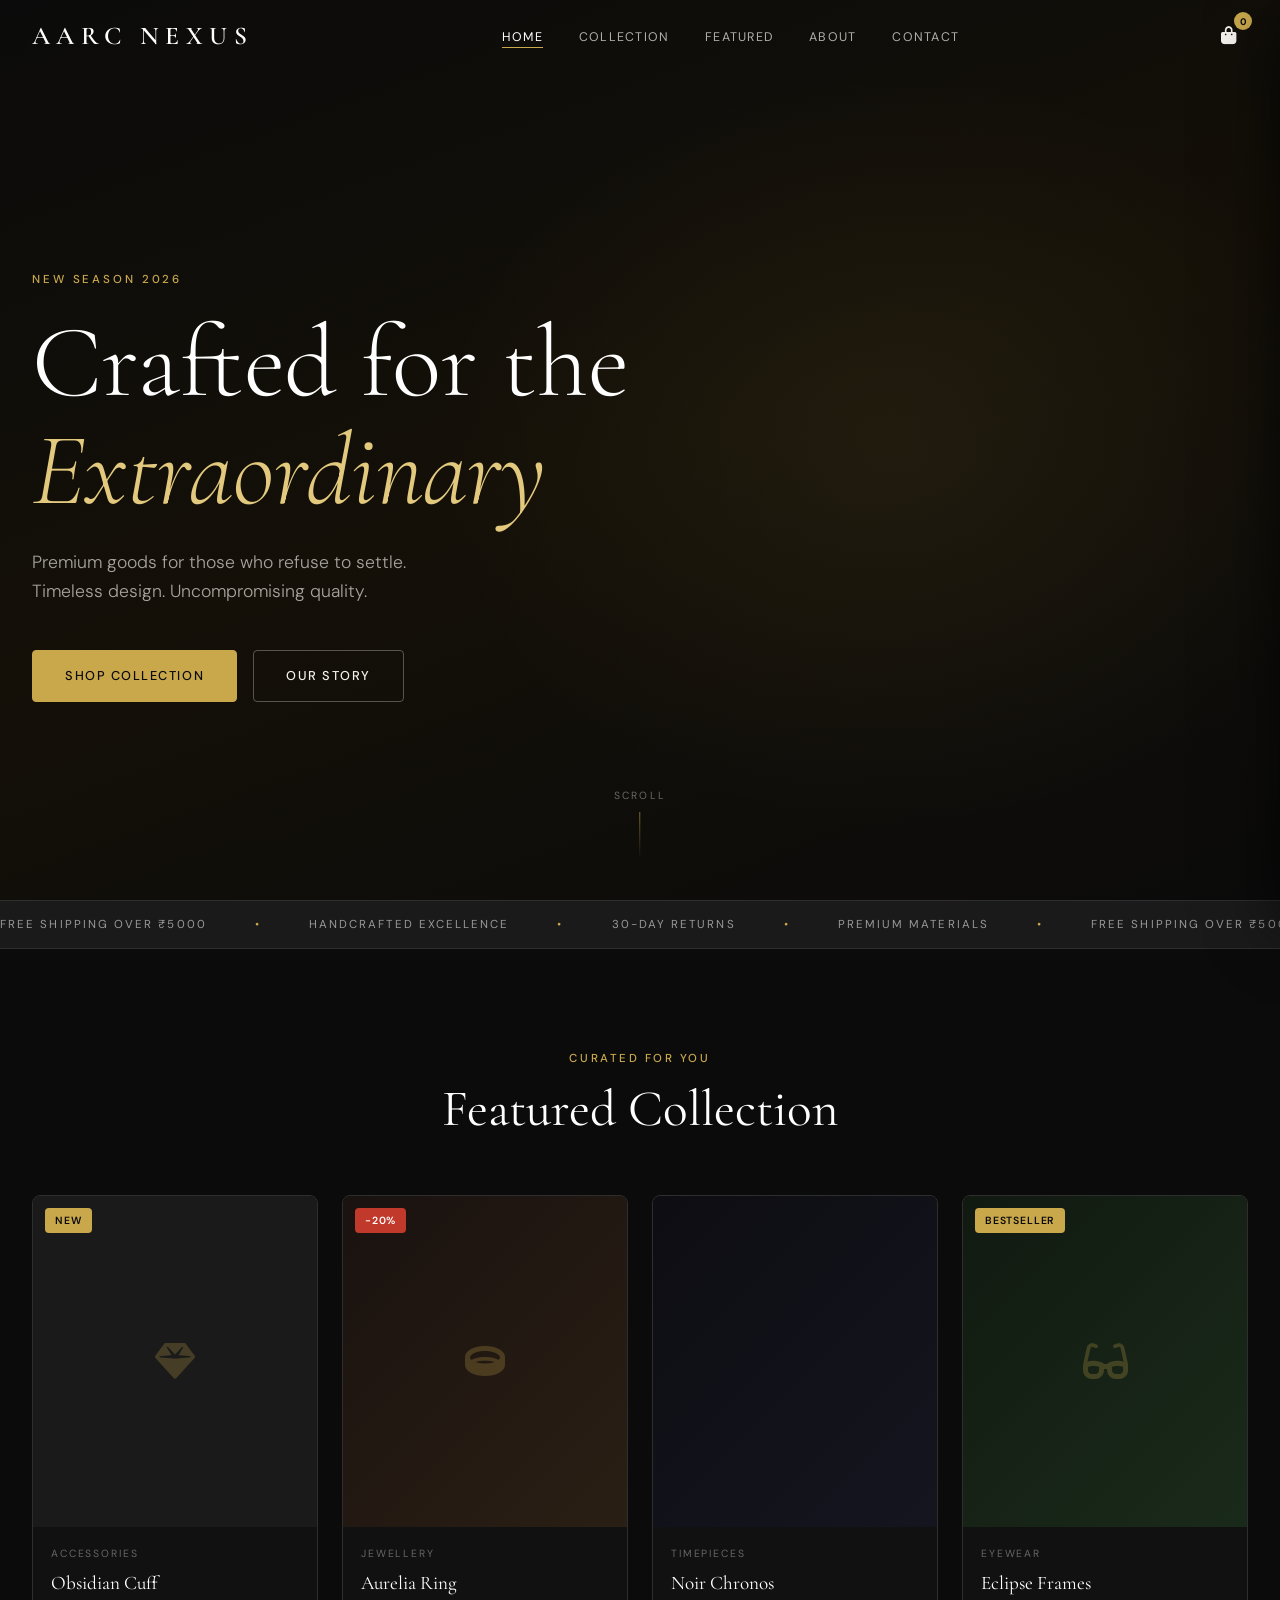
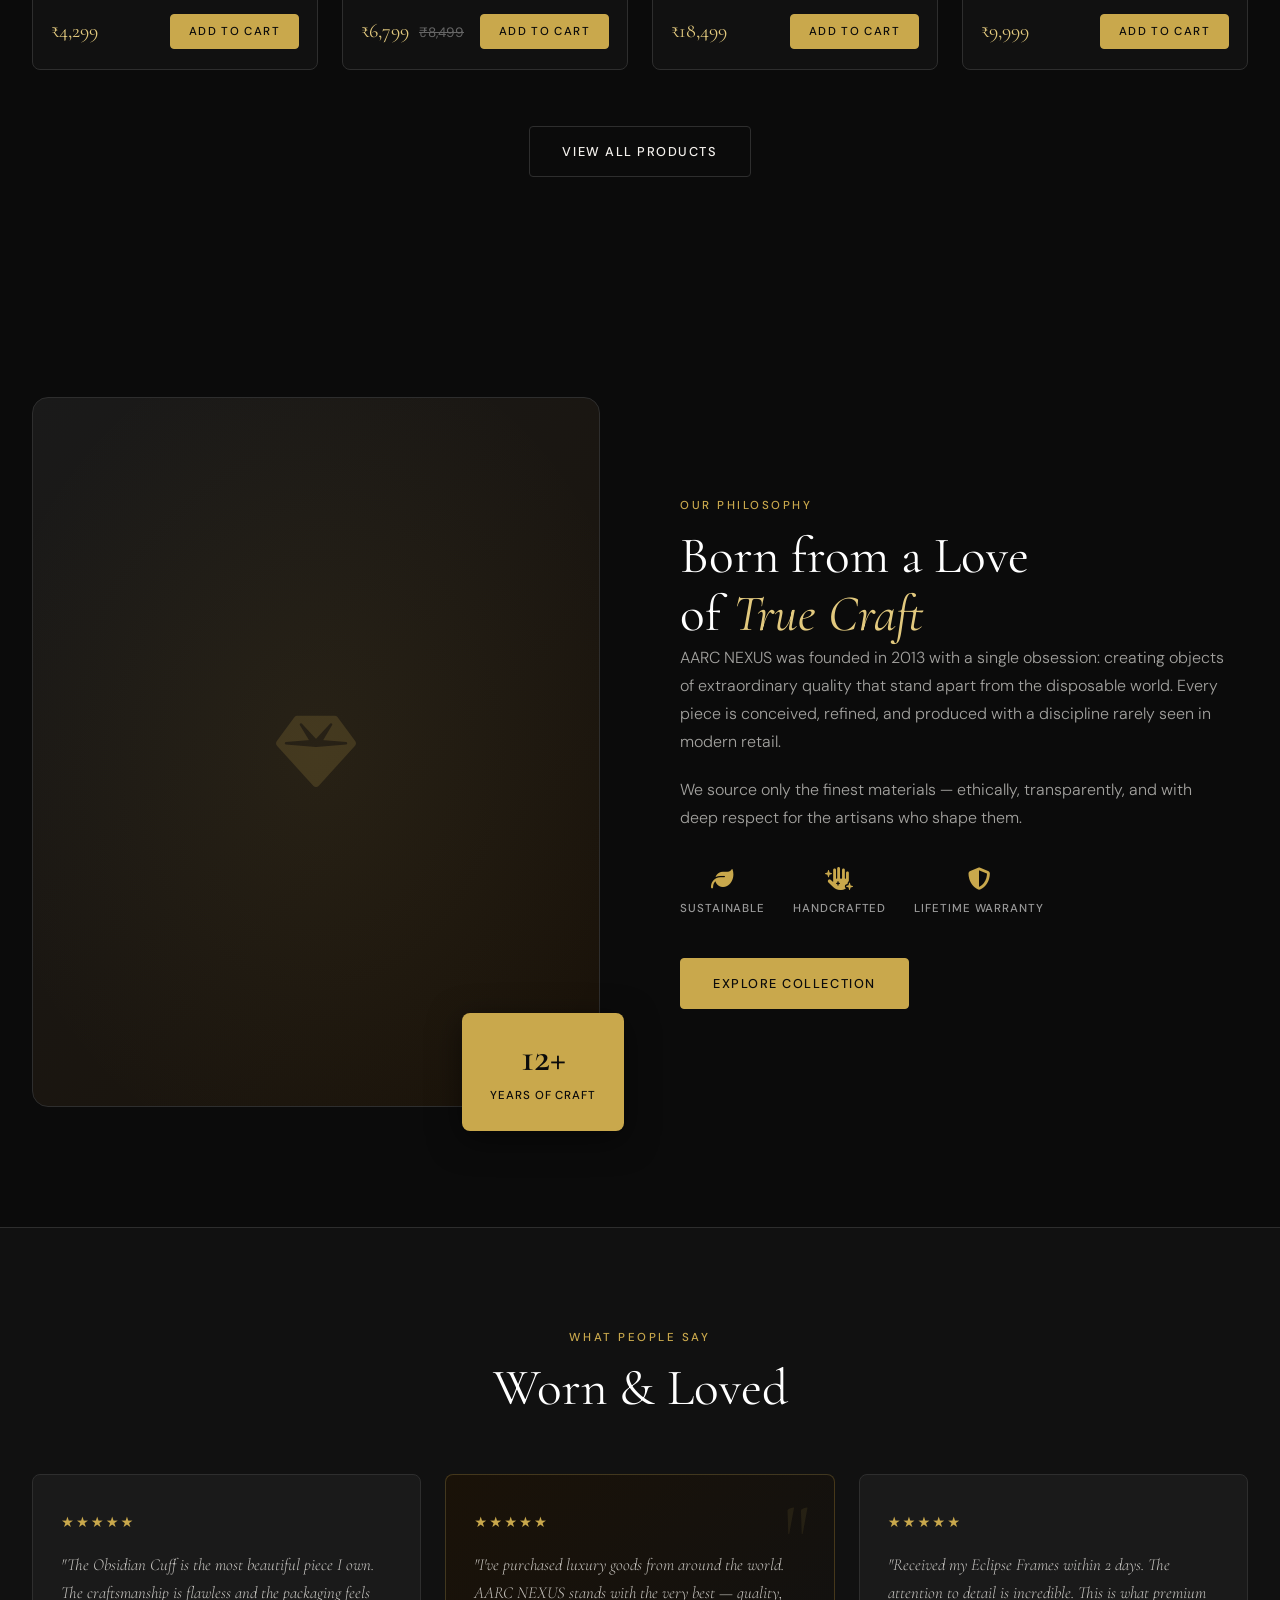
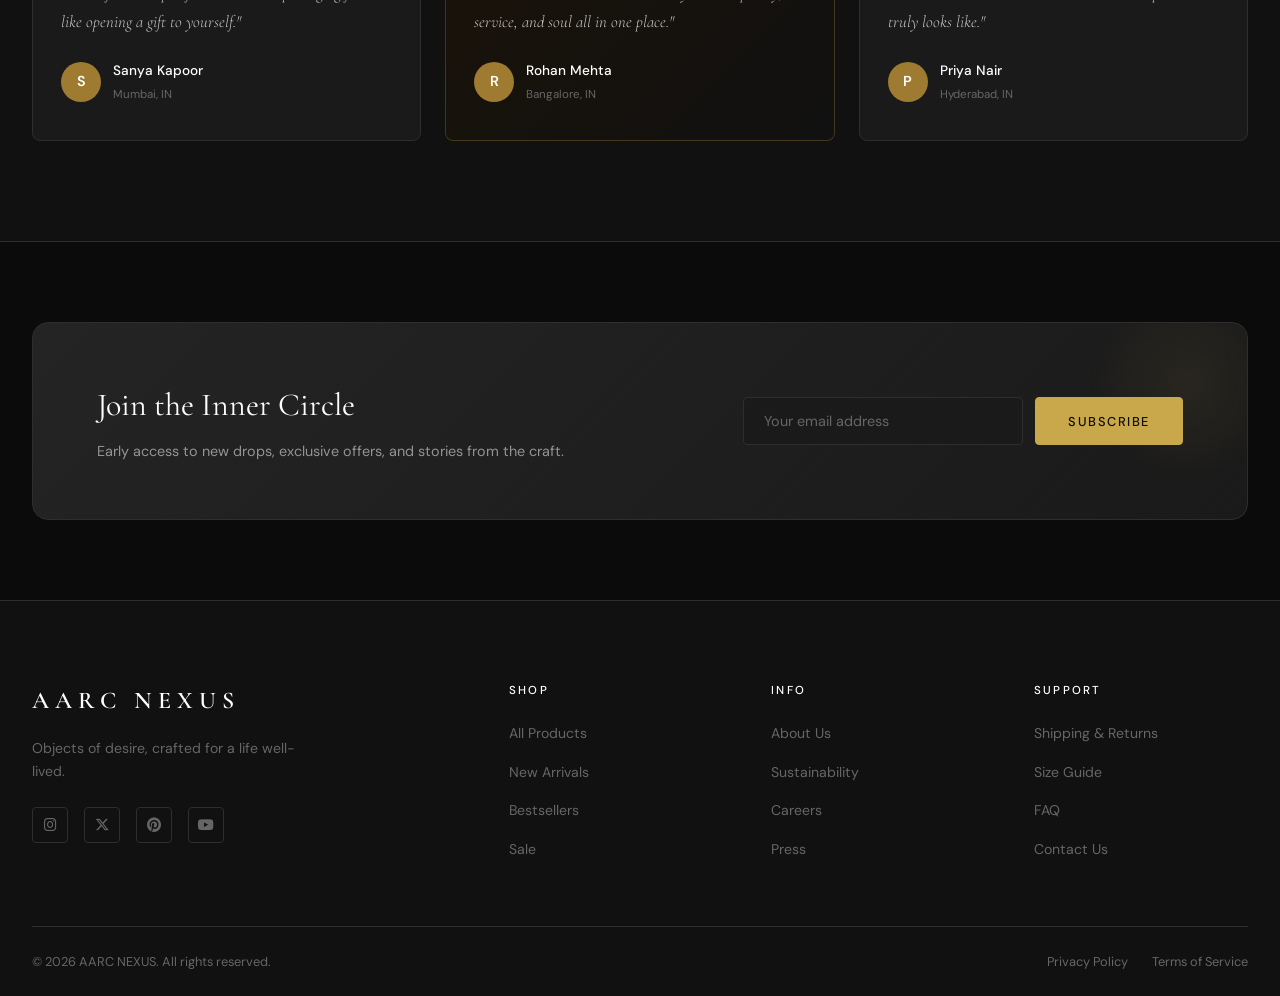
<file: index.html>
<!DOCTYPE html>
<html lang="en">
<head>
  <meta charset="UTF-8" />
  <meta name="viewport" content="width=device-width, initial-scale=1.0" />
  <title>AARC NEXUS — Premium Collection</title>
  <link rel="stylesheet" href="css/style.css" />
  <!-- Google Fonts: Cormorant Garamond + DM Sans -->
  <link href="https://fonts.googleapis.com/css2?family=Cormorant+Garamond:ital,wght@0,300;0,400;0,600;1,300;1,400&family=DM+Sans:wght@300;400;500;600&display=swap" rel="stylesheet" />
  <link rel="stylesheet" href="https://cdnjs.cloudflare.com/ajax/libs/font-awesome/6.5.0/css/all.min.css" />
</head>
<body>

  <!-- ===== NAVBAR ===== -->
  <nav class="navbar" id="navbar">
    <div class="nav-container">
      <a href="index.html" class="nav-logo">AARC NEXUS</a>
      <ul class="nav-links" id="navLinks">
        <li><a href="index.html" class="active">Home</a></li>
        <li><a href="products.html">Collection</a></li>
        <li><a href="product-detail.html">Featured</a></li>
        <li><a href="#about">About</a></li>
        <li><a href="#contact">Contact</a></li>
      </ul>
      <div class="nav-actions">
        <button class="cart-btn" id="cartToggle" aria-label="Open Cart">
          <i class="fas fa-bag-shopping"></i>
          <span class="cart-count" id="cartCount">0</span>
        </button>
        <button class="hamburger" id="hamburger" aria-label="Open Menu">
          <span></span><span></span><span></span>
        </button>
      </div>
    </div>
  </nav>

  <!-- ===== HERO SECTION ===== -->
  <section class="hero" id="home">
    <div class="hero-bg"></div>
    <div class="hero-content">
      <p class="hero-eyebrow">New Season 2026</p>
      <h1 class="hero-title">Crafted for the<br /><em>Extraordinary</em></h1>
      <p class="hero-sub">Premium goods for those who refuse to settle. <br />Timeless design. Uncompromising quality.</p>
      <div class="hero-ctas">
        <a href="products.html" class="btn btn-primary">Shop Collection</a>
        <a href="#about" class="btn btn-ghost">Our Story</a>
      </div>
    </div>
    <div class="hero-scroll-hint">
      <span>Scroll</span>
      <div class="scroll-line"></div>
    </div>
  </section>

  <!-- ===== MARQUEE STRIP ===== -->
  <div class="marquee-strip">
    <div class="marquee-track">
      <span>Free Shipping Over ₹5000</span>
      <span class="dot">•</span>
      <span>Handcrafted Excellence</span>
      <span class="dot">•</span>
      <span>30-Day Returns</span>
      <span class="dot">•</span>
      <span>Premium Materials</span>
      <span class="dot">•</span>
      <span>Free Shipping Over ₹5000</span>
      <span class="dot">•</span>
      <span>Handcrafted Excellence</span>
      <span class="dot">•</span>
      <span>30-Day Returns</span>
      <span class="dot">•</span>
      <span>Premium Materials</span>
      <span class="dot">•</span>
    </div>
  </div>

  <!-- ===== FEATURED PRODUCTS ===== -->
  <section class="products-section" id="products">
    <div class="container">
      <div class="section-header">
        <p class="section-eyebrow">Curated For You</p>
        <h2 class="section-title">Featured Collection</h2>
      </div>
      <div class="products-grid">

        <!-- Product Card 1 -->
        <article class="product-card" data-id="1">
          <a href="product-detail.html" class="product-img-wrap">
            <div class="product-img-placeholder">
              <div class="product-img-icon"><i class="fas fa-gem"></i></div>
              <span class="product-badge">New</span>
            </div>
            <div class="product-overlay">
              <span>Quick View</span>
            </div>
          </a>
          <div class="product-info">
            <p class="product-category">Accessories</p>
            <h3 class="product-name"><a href="product-detail.html">Obsidian Cuff</a></h3>
            <div class="product-footer">
              <span class="product-price">₹4,299</span>
              <!-- Shopify Buy Button Placeholder -->
              <div class="shopify-buy-btn-placeholder" data-product-id="shopify-product-1">
                <button class="btn btn-sm btn-primary add-to-cart" data-id="1" data-name="Obsidian Cuff" data-price="4299">Add to Cart</button>
              </div>
            </div>
          </div>
        </article>

        <!-- Product Card 2 -->
        <article class="product-card" data-id="2">
          <a href="product-detail.html" class="product-img-wrap">
            <div class="product-img-placeholder style-2">
              <div class="product-img-icon"><i class="fas fa-ring"></i></div>
              <span class="product-badge badge-sale">−20%</span>
            </div>
            <div class="product-overlay">
              <span>Quick View</span>
            </div>
          </a>
          <div class="product-info">
            <p class="product-category">Jewellery</p>
            <h3 class="product-name"><a href="product-detail.html">Aurelia Ring</a></h3>
            <div class="product-footer">
              <div>
                <span class="product-price">₹6,799</span>
                <span class="product-price-old">₹8,499</span>
              </div>
              <div class="shopify-buy-btn-placeholder" data-product-id="shopify-product-2">
                <button class="btn btn-sm btn-primary add-to-cart" data-id="2" data-name="Aurelia Ring" data-price="6799">Add to Cart</button>
              </div>
            </div>
          </div>
        </article>

        <!-- Product Card 3 -->
        <article class="product-card" data-id="3">
          <a href="product-detail.html" class="product-img-wrap">
            <div class="product-img-placeholder style-3">
              <div class="product-img-icon"><i class="fas fa-watch"></i></div>
            </div>
            <div class="product-overlay">
              <span>Quick View</span>
            </div>
          </a>
          <div class="product-info">
            <p class="product-category">Timepieces</p>
            <h3 class="product-name"><a href="product-detail.html">Noir Chronos</a></h3>
            <div class="product-footer">
              <span class="product-price">₹18,499</span>
              <div class="shopify-buy-btn-placeholder" data-product-id="shopify-product-3">
                <button class="btn btn-sm btn-primary add-to-cart" data-id="3" data-name="Noir Chronos" data-price="18499">Add to Cart</button>
              </div>
            </div>
          </div>
        </article>

        <!-- Product Card 4 -->
        <article class="product-card" data-id="4">
          <a href="product-detail.html" class="product-img-wrap">
            <div class="product-img-placeholder style-4">
              <div class="product-img-icon"><i class="fas fa-glasses"></i></div>
              <span class="product-badge">Bestseller</span>
            </div>
            <div class="product-overlay">
              <span>Quick View</span>
            </div>
          </a>
          <div class="product-info">
            <p class="product-category">Eyewear</p>
            <h3 class="product-name"><a href="product-detail.html">Eclipse Frames</a></h3>
            <div class="product-footer">
              <span class="product-price">₹9,999</span>
              <div class="shopify-buy-btn-placeholder" data-product-id="shopify-product-4">
                <button class="btn btn-sm btn-primary add-to-cart" data-id="4" data-name="Eclipse Frames" data-price="9999">Add to Cart</button>
              </div>
            </div>
          </div>
        </article>

      </div>
      <div class="section-cta">
        <a href="products.html" class="btn btn-outline">View All Products</a>
      </div>
    </div>
  </section>

  <!-- ===== ABOUT BRAND SECTION ===== -->
  <section class="about-section" id="about">
    <div class="about-grid">
      <div class="about-visual">
        <div class="about-img-block">
          <div class="about-img-inner">
            <i class="fas fa-gem about-icon"></i>
          </div>
        </div>
        <div class="about-stat-card">
          <span class="stat-number">12+</span>
          <span class="stat-label">Years of Craft</span>
        </div>
      </div>
      <div class="about-content">
        <p class="section-eyebrow">Our Philosophy</p>
        <h2 class="section-title">Born from a Love<br />of <em>True Craft</em></h2>
        <p class="about-text">AARC NEXUS was founded in 2013 with a single obsession: creating objects of extraordinary quality that stand apart from the disposable world. Every piece is conceived, refined, and produced with a discipline rarely seen in modern retail.</p>
        <p class="about-text">We source only the finest materials — ethically, transparently, and with deep respect for the artisans who shape them.</p>
        <div class="about-pillars">
          <div class="pillar">
            <i class="fas fa-leaf"></i>
            <span>Sustainable</span>
          </div>
          <div class="pillar">
            <i class="fas fa-hand-sparkles"></i>
            <span>Handcrafted</span>
          </div>
          <div class="pillar">
            <i class="fas fa-shield-halved"></i>
            <span>Lifetime Warranty</span>
          </div>
        </div>
        <a href="products.html" class="btn btn-primary">Explore Collection</a>
      </div>
    </div>
  </section>

  <!-- ===== TESTIMONIALS ===== -->
  <section class="testimonials-section" id="testimonials">
    <div class="container">
      <div class="section-header">
        <p class="section-eyebrow">What People Say</p>
        <h2 class="section-title">Worn & Loved</h2>
      </div>
      <div class="testimonials-grid">
        <div class="testimonial-card">
          <div class="stars">★★★★★</div>
          <p class="testimonial-text">"The Obsidian Cuff is the most beautiful piece I own. The craftsmanship is flawless and the packaging feels like opening a gift to yourself."</p>
          <div class="testimonial-author">
            <div class="author-avatar">S</div>
            <div>
              <p class="author-name">Sanya Kapoor</p>
              <p class="author-role">Mumbai, IN</p>
            </div>
          </div>
        </div>
        <div class="testimonial-card featured-testimonial">
          <div class="stars">★★★★★</div>
          <p class="testimonial-text">"I've purchased luxury goods from around the world. AARC NEXUS stands with the very best — quality, service, and soul all in one place."</p>
          <div class="testimonial-author">
            <div class="author-avatar">R</div>
            <div>
              <p class="author-name">Rohan Mehta</p>
              <p class="author-role">Bangalore, IN</p>
            </div>
          </div>
        </div>
        <div class="testimonial-card">
          <div class="stars">★★★★★</div>
          <p class="testimonial-text">"Received my Eclipse Frames within 2 days. The attention to detail is incredible. This is what premium truly looks like."</p>
          <div class="testimonial-author">
            <div class="author-avatar">P</div>
            <div>
              <p class="author-name">Priya Nair</p>
              <p class="author-role">Hyderabad, IN</p>
            </div>
          </div>
        </div>
      </div>
    </div>
  </section>

  <!-- ===== NEWSLETTER ===== -->
  <section class="newsletter-section">
    <div class="container">
      <div class="newsletter-inner">
        <div class="newsletter-text">
          <h3>Join the Inner Circle</h3>
          <p>Early access to new drops, exclusive offers, and stories from the craft.</p>
        </div>
        <form class="newsletter-form" onsubmit="handleNewsletter(event)">
          <input type="email" placeholder="Your email address" required />
          <button type="submit" class="btn btn-primary">Subscribe</button>
        </form>
      </div>
    </div>
  </section>

  <!-- ===== FOOTER ===== -->
  <footer class="footer" id="contact">
    <div class="container">
      <div class="footer-grid">
        <div class="footer-brand">
          <a href="index.html" class="footer-logo">AARC NEXUS</a>
          <p>Objects of desire, crafted for a life well-lived.</p>
          <div class="social-links">
            <a href="#" aria-label="Instagram"><i class="fab fa-instagram"></i></a>
            <a href="#" aria-label="Twitter/X"><i class="fab fa-x-twitter"></i></a>
            <a href="#" aria-label="Pinterest"><i class="fab fa-pinterest"></i></a>
            <a href="#" aria-label="YouTube"><i class="fab fa-youtube"></i></a>
          </div>
        </div>
        <div class="footer-col">
          <h4>Shop</h4>
          <ul>
            <li><a href="products.html">All Products</a></li>
            <li><a href="#">New Arrivals</a></li>
            <li><a href="#">Bestsellers</a></li>
            <li><a href="#">Sale</a></li>
          </ul>
        </div>
        <div class="footer-col">
          <h4>Info</h4>
          <ul>
            <li><a href="#about">About Us</a></li>
            <li><a href="#">Sustainability</a></li>
            <li><a href="#">Careers</a></li>
            <li><a href="#">Press</a></li>
          </ul>
        </div>
        <div class="footer-col">
          <h4>Support</h4>
          <ul>
            <li><a href="#">Shipping & Returns</a></li>
            <li><a href="#">Size Guide</a></li>
            <li><a href="#">FAQ</a></li>
            <li><a href="#">Contact Us</a></li>
          </ul>
        </div>
      </div>
      <div class="footer-bottom">
        <p>© 2026 AARC NEXUS. All rights reserved.</p>
        <div class="footer-legal">
          <a href="#">Privacy Policy</a>
          <a href="#">Terms of Service</a>
        </div>
      </div>
    </div>
  </footer>

  <!-- ===== SLIDE-IN CART PANEL ===== -->
  <div class="cart-overlay" id="cartOverlay"></div>
  <aside class="cart-panel" id="cartPanel">
    <div class="cart-header">
      <h3>Your Bag <span id="cartItemCount">(0)</span></h3>
      <button class="cart-close" id="cartClose" aria-label="Close Cart"><i class="fas fa-xmark"></i></button>
    </div>
    <div class="cart-body" id="cartBody">
      <div class="cart-empty" id="cartEmpty">
        <i class="fas fa-bag-shopping"></i>
        <p>Your bag is empty</p>
        <a href="products.html" class="btn btn-outline">Start Shopping</a>
      </div>
      <!-- Cart items rendered by JS -->
      <ul class="cart-items-list" id="cartItemsList"></ul>
    </div>
    <div class="cart-footer" id="cartFooter" style="display:none">
      <div class="cart-totals">
        <span>Subtotal</span>
        <span id="cartTotal">₹0</span>
      </div>
      <p class="cart-note">Shipping & taxes calculated at checkout</p>
      <!-- Shopify Checkout Button Placeholder -->
      <div class="shopify-checkout-placeholder" id="shopify-checkout">
        <button class="btn btn-primary btn-full">Proceed to Checkout</button>
      </div>
    </div>
  </aside>

  <script src="js/script.js"></script>
</body>
</html>
</file>
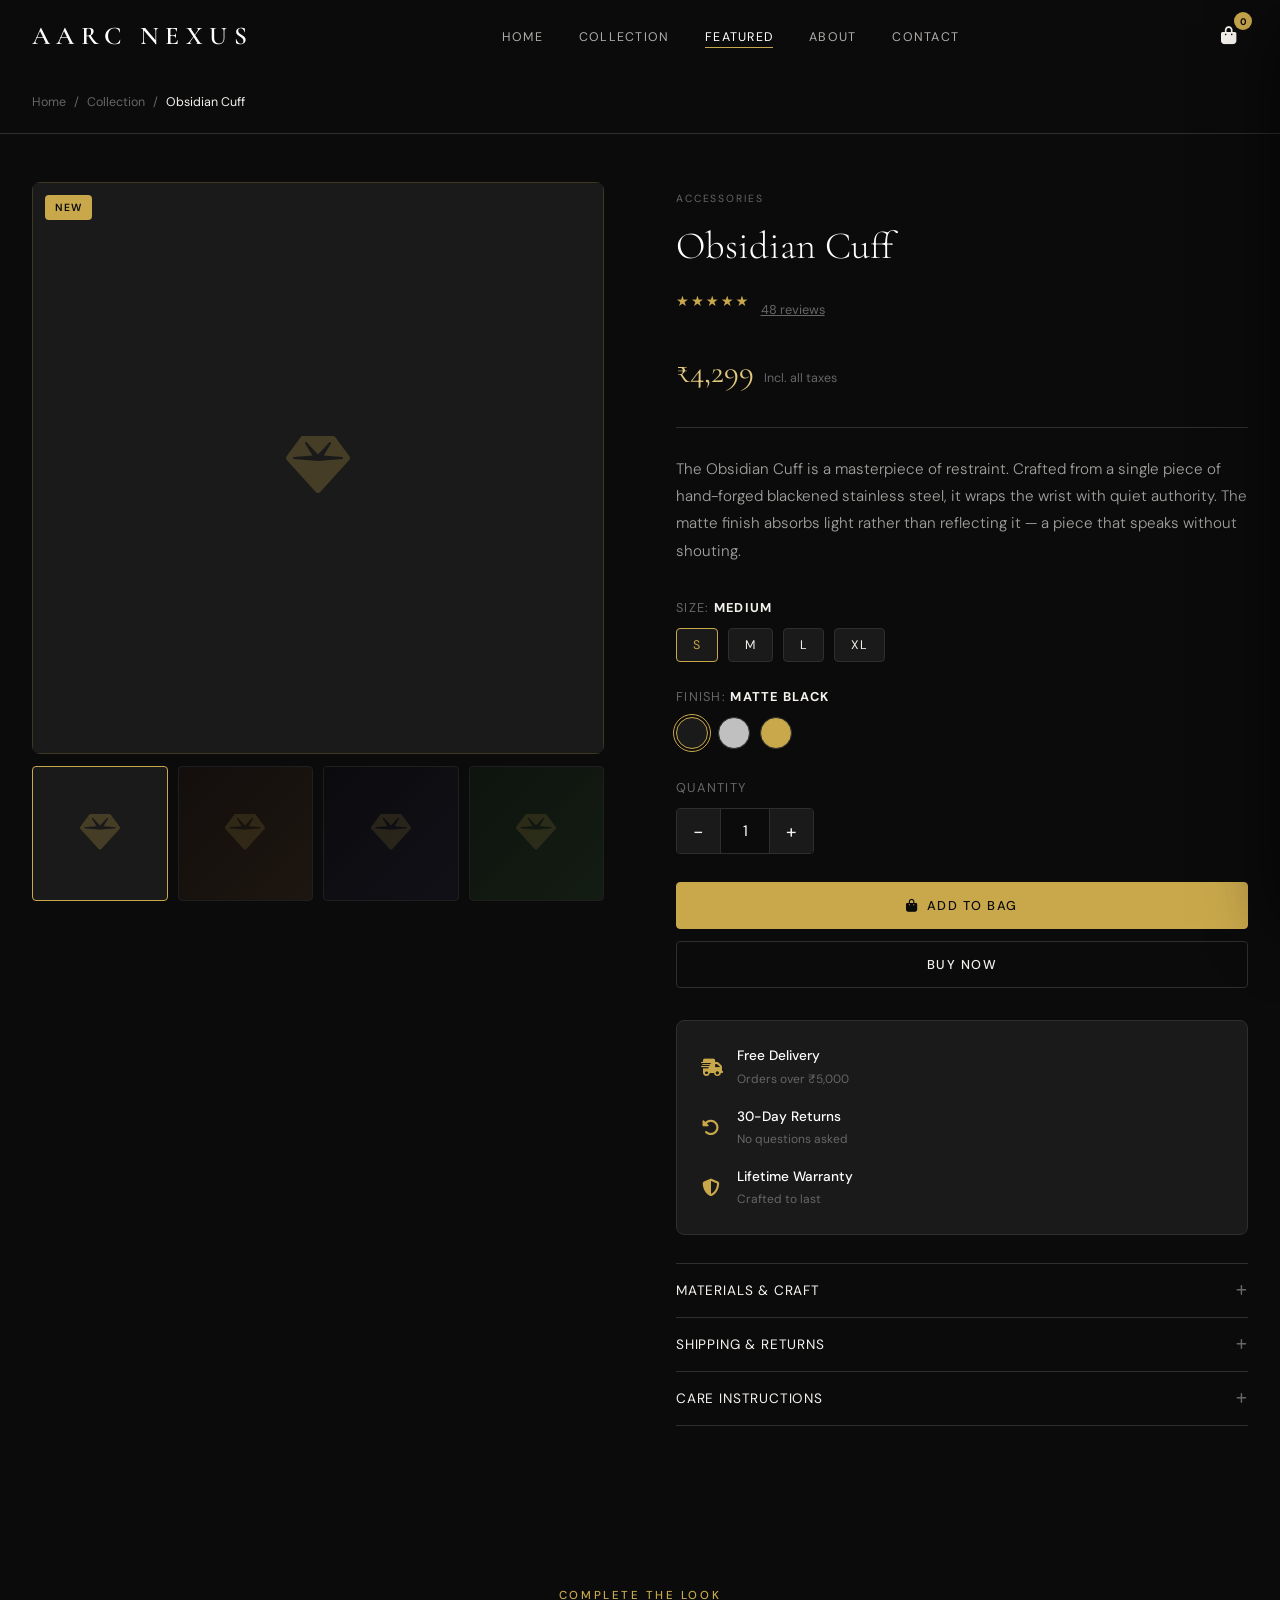
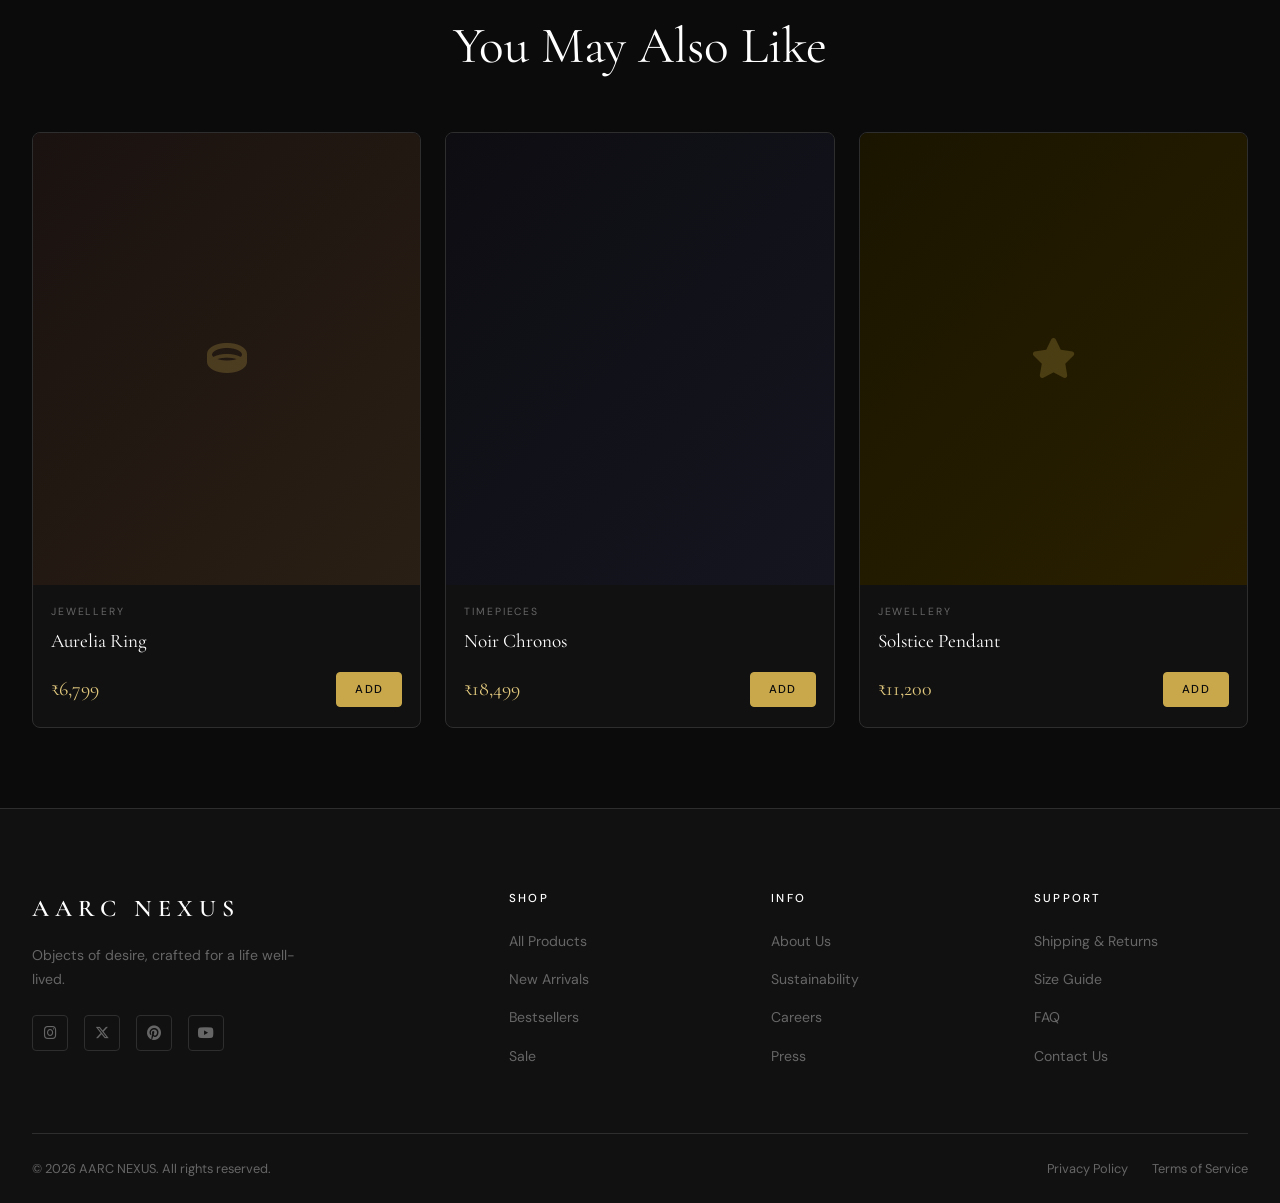
<file: product-detail.html>
<!DOCTYPE html>
<html lang="en">
<head>
  <meta charset="UTF-8" />
  <meta name="viewport" content="width=device-width, initial-scale=1.0" />
  <title>Obsidian Cuff — AARC NEXUS</title>
  <link rel="stylesheet" href="css/style.css" />
  <link href="https://fonts.googleapis.com/css2?family=Cormorant+Garamond:ital,wght@0,300;0,400;0,600;1,300;1,400&family=DM+Sans:wght@300;400;500;600&display=swap" rel="stylesheet" />
  <link rel="stylesheet" href="https://cdnjs.cloudflare.com/ajax/libs/font-awesome/6.5.0/css/all.min.css" />
</head>
<body>

  <!-- NAVBAR -->
  <nav class="navbar" id="navbar">
    <div class="nav-container">
      <a href="index.html" class="nav-logo">AARC NEXUS</a>
      <ul class="nav-links" id="navLinks">
        <li><a href="index.html">Home</a></li>
        <li><a href="products.html">Collection</a></li>
        <li><a href="product-detail.html" class="active">Featured</a></li>
        <li><a href="index.html#about">About</a></li>
        <li><a href="index.html#contact">Contact</a></li>
      </ul>
      <div class="nav-actions">
        <button class="cart-btn" id="cartToggle" aria-label="Open Cart">
          <i class="fas fa-bag-shopping"></i>
          <span class="cart-count" id="cartCount">0</span>
        </button>
        <button class="hamburger" id="hamburger" aria-label="Open Menu">
          <span></span><span></span><span></span>
        </button>
      </div>
    </div>
  </nav>

  <!-- BREADCRUMB -->
  <div class="breadcrumb-bar">
    <div class="container">
      <nav class="breadcrumb">
        <a href="index.html">Home</a>
        <span>/</span>
        <a href="products.html">Collection</a>
        <span>/</span>
        <span>Obsidian Cuff</span>
      </nav>
    </div>
  </div>

  <!-- PRODUCT DETAIL -->
  <section class="product-detail-section">
    <div class="container">
      <div class="product-detail-grid">

        <!-- LEFT: Image Gallery -->
        <div class="product-gallery">
          <div class="gallery-main">
            <div class="gallery-main-img product-img-placeholder active-gallery-img">
              <div class="product-img-icon large-icon"><i class="fas fa-gem"></i></div>
              <span class="product-badge">New</span>
            </div>
          </div>
          <div class="gallery-thumbs">
            <div class="gallery-thumb product-img-placeholder active-thumb">
              <div class="product-img-icon"><i class="fas fa-gem"></i></div>
            </div>
            <div class="gallery-thumb product-img-placeholder style-2">
              <div class="product-img-icon"><i class="fas fa-gem"></i></div>
            </div>
            <div class="gallery-thumb product-img-placeholder style-3">
              <div class="product-img-icon"><i class="fas fa-gem"></i></div>
            </div>
            <div class="gallery-thumb product-img-placeholder style-4">
              <div class="product-img-icon"><i class="fas fa-gem"></i></div>
            </div>
          </div>
        </div>

        <!-- RIGHT: Product Info -->
        <div class="product-detail-info">
          <div class="product-detail-top">
            <p class="product-category">Accessories</p>
            <h1 class="product-detail-title">Obsidian Cuff</h1>
            <div class="product-detail-rating">
              <span class="stars">★★★★★</span>
              <span class="rating-count">48 reviews</span>
            </div>
            <div class="product-detail-price">
              <span class="price-main">₹4,299</span>
              <span class="price-tax">Incl. all taxes</span>
            </div>
          </div>

          <p class="product-detail-desc">The Obsidian Cuff is a masterpiece of restraint. Crafted from a single piece of hand-forged blackened stainless steel, it wraps the wrist with quiet authority. The matte finish absorbs light rather than reflecting it — a piece that speaks without shouting.</p>

          <!-- Variant Selection -->
          <div class="variant-section">
            <div class="variant-group">
              <p class="variant-label">Size: <strong id="selectedSize">Medium</strong></p>
              <div class="variant-options">
                <button class="variant-btn size-btn active" data-value="S">S</button>
                <button class="variant-btn size-btn" data-value="M">M</button>
                <button class="variant-btn size-btn" data-value="L">L</button>
                <button class="variant-btn size-btn" data-value="XL">XL</button>
              </div>
            </div>
            <div class="variant-group">
              <p class="variant-label">Finish: <strong id="selectedColor">Matte Black</strong></p>
              <div class="variant-options">
                <button class="variant-btn color-btn active" data-value="Matte Black" style="background:#1a1a1a;" title="Matte Black"></button>
                <button class="variant-btn color-btn" data-value="Brushed Silver" style="background:#c0c0c0;" title="Brushed Silver"></button>
                <button class="variant-btn color-btn" data-value="Gold PVD" style="background:#c9a84c;" title="Gold PVD"></button>
              </div>
            </div>
          </div>

          <!-- Quantity -->
          <div class="quantity-section">
            <p class="variant-label">Quantity</p>
            <div class="quantity-wrap">
              <button class="qty-btn" id="qtyMinus">−</button>
              <span class="qty-display" id="qtyDisplay">1</span>
              <button class="qty-btn" id="qtyPlus">+</button>
            </div>
          </div>

          <!-- CTA Buttons -->
          <!-- SHOPIFY BUY BUTTON EMBED PLACEHOLDER -->
          <!-- Replace this entire div with your Shopify Buy Button embed code -->
          <div class="shopify-detail-placeholder" id="shopify-detail-buy-btn" data-shopify-product="shopify-product-1">
            <button class="btn btn-primary btn-full add-to-cart" data-id="1" data-name="Obsidian Cuff" data-price="4299">
              <i class="fas fa-bag-shopping"></i> Add to Bag
            </button>
            <button class="btn btn-outline btn-full" id="buyNowBtn">
              Buy Now
            </button>
          </div>
          <!-- END SHOPIFY PLACEHOLDER -->

          <!-- Features -->
          <div class="product-features">
            <div class="feature-item">
              <i class="fas fa-truck-fast"></i>
              <div>
                <p class="feature-title">Free Delivery</p>
                <p class="feature-sub">Orders over ₹5,000</p>
              </div>
            </div>
            <div class="feature-item">
              <i class="fas fa-rotate-left"></i>
              <div>
                <p class="feature-title">30-Day Returns</p>
                <p class="feature-sub">No questions asked</p>
              </div>
            </div>
            <div class="feature-item">
              <i class="fas fa-shield-halved"></i>
              <div>
                <p class="feature-title">Lifetime Warranty</p>
                <p class="feature-sub">Crafted to last</p>
              </div>
            </div>
          </div>

          <!-- Accordion Details -->
          <div class="accordion">
            <div class="accordion-item">
              <button class="accordion-trigger" data-accordion="details">
                <span>Materials & Craft</span>
                <i class="fas fa-plus"></i>
              </button>
              <div class="accordion-content" id="acc-details">
                <ul>
                  <li>316L Surgical-grade stainless steel</li>
                  <li>PVD matte black coating — scratch resistant</li>
                  <li>Hand-polished interior for comfort</li>
                  <li>Hypoallergenic — nickel free</li>
                </ul>
              </div>
            </div>
            <div class="accordion-item">
              <button class="accordion-trigger" data-accordion="shipping">
                <span>Shipping & Returns</span>
                <i class="fas fa-plus"></i>
              </button>
              <div class="accordion-content" id="acc-shipping">
                <p>Standard delivery: 3–5 business days. Express: 1–2 business days. Free returns within 30 days. Items must be unused and in original packaging.</p>
              </div>
            </div>
            <div class="accordion-item">
              <button class="accordion-trigger" data-accordion="care">
                <span>Care Instructions</span>
                <i class="fas fa-plus"></i>
              </button>
              <div class="accordion-content" id="acc-care">
                <p>Wipe clean with a soft dry cloth. Avoid prolonged exposure to water or harsh chemicals. Store in the provided pouch when not in use.</p>
              </div>
            </div>
          </div>
        </div>

      </div>
    </div>
  </section>

  <!-- YOU MAY ALSO LIKE -->
  <section class="related-section">
    <div class="container">
      <div class="section-header">
        <p class="section-eyebrow">Complete the Look</p>
        <h2 class="section-title">You May Also Like</h2>
      </div>
      <div class="products-grid related-grid">
        <article class="product-card" data-id="2">
          <a href="product-detail.html" class="product-img-wrap">
            <div class="product-img-placeholder style-2">
              <div class="product-img-icon"><i class="fas fa-ring"></i></div>
            </div>
            <div class="product-overlay"><span>View Details</span></div>
          </a>
          <div class="product-info">
            <p class="product-category">Jewellery</p>
            <h3 class="product-name"><a href="product-detail.html">Aurelia Ring</a></h3>
            <div class="product-footer">
              <span class="product-price">₹6,799</span>
              <button class="btn btn-sm btn-primary add-to-cart" data-id="2" data-name="Aurelia Ring" data-price="6799">Add</button>
            </div>
          </div>
        </article>
        <article class="product-card" data-id="3">
          <a href="product-detail.html" class="product-img-wrap">
            <div class="product-img-placeholder style-3">
              <div class="product-img-icon"><i class="fas fa-watch"></i></div>
            </div>
            <div class="product-overlay"><span>View Details</span></div>
          </a>
          <div class="product-info">
            <p class="product-category">Timepieces</p>
            <h3 class="product-name"><a href="product-detail.html">Noir Chronos</a></h3>
            <div class="product-footer">
              <span class="product-price">₹18,499</span>
              <button class="btn btn-sm btn-primary add-to-cart" data-id="3" data-name="Noir Chronos" data-price="18499">Add</button>
            </div>
          </div>
        </article>
        <article class="product-card" data-id="6">
          <a href="product-detail.html" class="product-img-wrap">
            <div class="product-img-placeholder style-6">
              <div class="product-img-icon"><i class="fas fa-star"></i></div>
            </div>
            <div class="product-overlay"><span>View Details</span></div>
          </a>
          <div class="product-info">
            <p class="product-category">Jewellery</p>
            <h3 class="product-name"><a href="product-detail.html">Solstice Pendant</a></h3>
            <div class="product-footer">
              <span class="product-price">₹11,200</span>
              <button class="btn btn-sm btn-primary add-to-cart" data-id="6" data-name="Solstice Pendant" data-price="11200">Add</button>
            </div>
          </div>
        </article>
      </div>
    </div>
  </section>

  <!-- FOOTER -->
  <footer class="footer" id="contact">
    <div class="container">
      <div class="footer-grid">
        <div class="footer-brand">
          <a href="index.html" class="footer-logo">AARC NEXUS</a>
          <p>Objects of desire, crafted for a life well-lived.</p>
          <div class="social-links">
            <a href="#" aria-label="Instagram"><i class="fab fa-instagram"></i></a>
            <a href="#" aria-label="Twitter/X"><i class="fab fa-x-twitter"></i></a>
            <a href="#" aria-label="Pinterest"><i class="fab fa-pinterest"></i></a>
            <a href="#" aria-label="YouTube"><i class="fab fa-youtube"></i></a>
          </div>
        </div>
        <div class="footer-col">
          <h4>Shop</h4>
          <ul>
            <li><a href="products.html">All Products</a></li>
            <li><a href="#">New Arrivals</a></li>
            <li><a href="#">Bestsellers</a></li>
            <li><a href="#">Sale</a></li>
          </ul>
        </div>
        <div class="footer-col">
          <h4>Info</h4>
          <ul>
            <li><a href="index.html#about">About Us</a></li>
            <li><a href="#">Sustainability</a></li>
            <li><a href="#">Careers</a></li>
            <li><a href="#">Press</a></li>
          </ul>
        </div>
        <div class="footer-col">
          <h4>Support</h4>
          <ul>
            <li><a href="#">Shipping & Returns</a></li>
            <li><a href="#">Size Guide</a></li>
            <li><a href="#">FAQ</a></li>
            <li><a href="#">Contact Us</a></li>
          </ul>
        </div>
      </div>
      <div class="footer-bottom">
        <p>© 2026 AARC NEXUS. All rights reserved.</p>
        <div class="footer-legal">
          <a href="#">Privacy Policy</a>
          <a href="#">Terms of Service</a>
        </div>
      </div>
    </div>
  </footer>

  <!-- CART PANEL -->
  <div class="cart-overlay" id="cartOverlay"></div>
  <aside class="cart-panel" id="cartPanel">
    <div class="cart-header">
      <h3>Your Bag <span id="cartItemCount">(0)</span></h3>
      <button class="cart-close" id="cartClose" aria-label="Close Cart"><i class="fas fa-xmark"></i></button>
    </div>
    <div class="cart-body" id="cartBody">
      <div class="cart-empty" id="cartEmpty">
        <i class="fas fa-bag-shopping"></i>
        <p>Your bag is empty</p>
        <a href="products.html" class="btn btn-outline">Start Shopping</a>
      </div>
      <ul class="cart-items-list" id="cartItemsList"></ul>
    </div>
    <div class="cart-footer" id="cartFooter" style="display:none">
      <div class="cart-totals">
        <span>Subtotal</span>
        <span id="cartTotal">₹0</span>
      </div>
      <p class="cart-note">Shipping & taxes calculated at checkout</p>
      <div class="shopify-checkout-placeholder" id="shopify-checkout">
        <button class="btn btn-primary btn-full">Proceed to Checkout</button>
      </div>
    </div>
  </aside>

  <script src="js/script.js"></script>
</body>
</html>
</file>
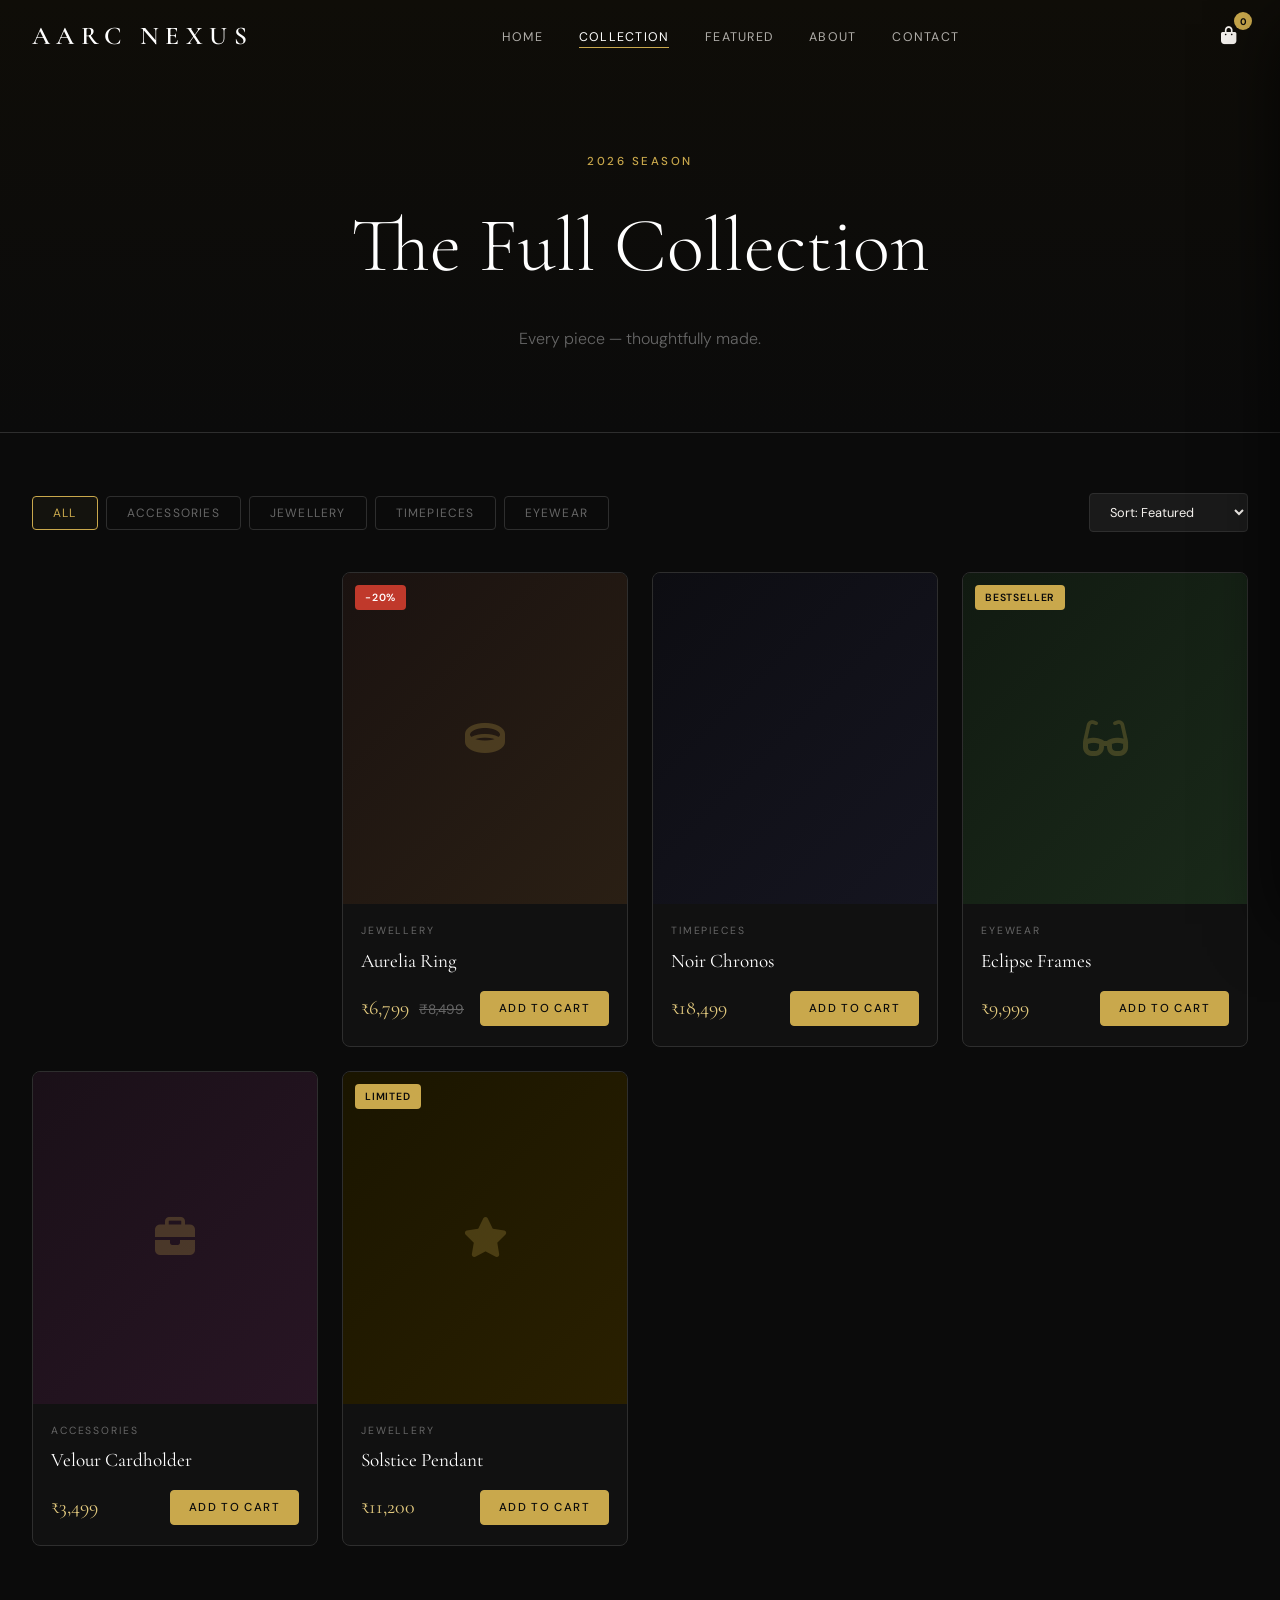
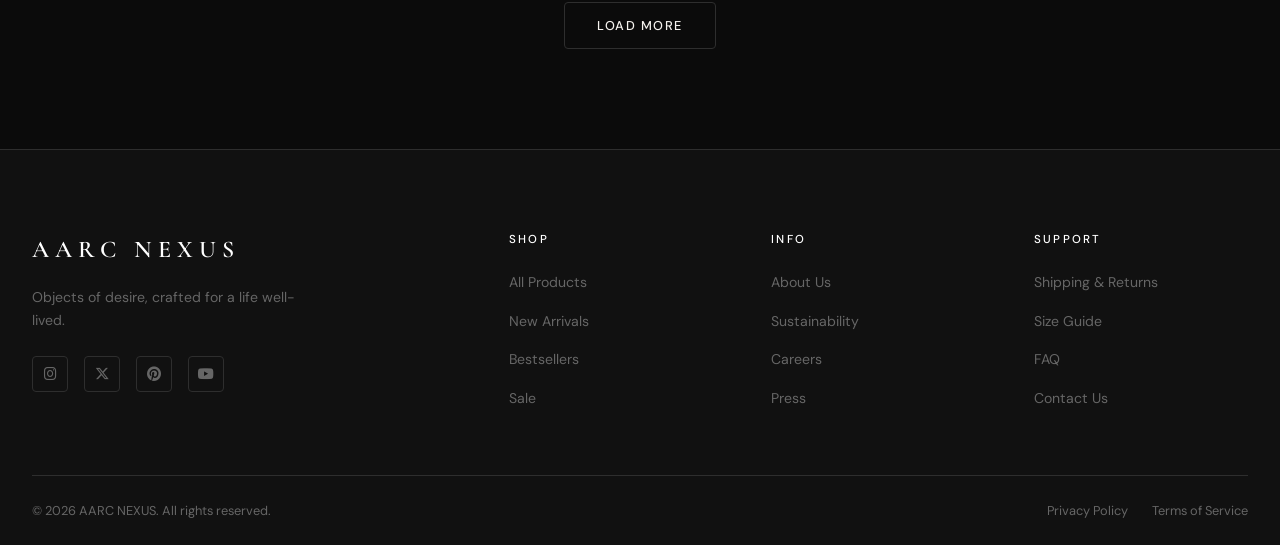
<file: products.html>
<!DOCTYPE html>
<html lang="en">
<head>
  <meta charset="UTF-8" />
  <meta name="viewport" content="width=device-width, initial-scale=1.0" />
  <title>Collection — AARC NEXUS</title>
  <link rel="stylesheet" href="css/style.css" />
  <link href="https://fonts.googleapis.com/css2?family=Cormorant+Garamond:ital,wght@0,300;0,400;0,600;1,300;1,400&family=DM+Sans:wght@300;400;500;600&display=swap" rel="stylesheet" />
  <link rel="stylesheet" href="https://cdnjs.cloudflare.com/ajax/libs/font-awesome/6.5.0/css/all.min.css" />
</head>
<body>

  <!-- NAVBAR -->
  <nav class="navbar" id="navbar">
    <div class="nav-container">
      <a href="index.html" class="nav-logo">AARC NEXUS</a>
      <ul class="nav-links" id="navLinks">
        <li><a href="index.html">Home</a></li>
        <li><a href="products.html" class="active">Collection</a></li>
        <li><a href="product-detail.html">Featured</a></li>
        <li><a href="index.html#about">About</a></li>
        <li><a href="index.html#contact">Contact</a></li>
      </ul>
      <div class="nav-actions">
        <button class="cart-btn" id="cartToggle" aria-label="Open Cart">
          <i class="fas fa-bag-shopping"></i>
          <span class="cart-count" id="cartCount">0</span>
        </button>
        <button class="hamburger" id="hamburger" aria-label="Open Menu">
          <span></span><span></span><span></span>
        </button>
      </div>
    </div>
  </nav>

  <!-- PAGE HEADER -->
  <div class="page-hero">
    <div class="container">
      <p class="section-eyebrow">2026 Season</p>
      <h1 class="page-hero-title">The Full Collection</h1>
      <p class="page-hero-sub">Every piece — thoughtfully made.</p>
    </div>
  </div>

  <!-- FILTERS + GRID -->
  <section class="collection-section">
    <div class="container">
      <!-- Filter Bar -->
      <div class="filter-bar">
        <div class="filter-tabs">
          <button class="filter-tab active" data-filter="all">All</button>
          <button class="filter-tab" data-filter="accessories">Accessories</button>
          <button class="filter-tab" data-filter="jewellery">Jewellery</button>
          <button class="filter-tab" data-filter="timepieces">Timepieces</button>
          <button class="filter-tab" data-filter="eyewear">Eyewear</button>
        </div>
        <div class="sort-wrap">
          <select class="sort-select" id="sortSelect">
            <option value="default">Sort: Featured</option>
            <option value="price-asc">Price: Low to High</option>
            <option value="price-desc">Price: High to Low</option>
          </select>
        </div>
      </div>

      <!-- Products Grid -->
      <div class="products-grid" id="productsGrid">
        <div id='product-component-1775286976298'></div>
<script type="text/javascript">
/*<![CDATA[*/
(function () {
  var scriptURL = 'https://sdks.shopifycdn.com/buy-button/latest/buy-button-storefront.min.js';
  if (window.ShopifyBuy) {
    if (window.ShopifyBuy.UI) {
      ShopifyBuyInit();
    } else {
      loadScript();
    }
  } else {
    loadScript();
  }
  function loadScript() {
    var script = document.createElement('script');
    script.async = true;
    script.src = scriptURL;
    (document.getElementsByTagName('head')[0] || document.getElementsByTagName('body')[0]).appendChild(script);
    script.onload = ShopifyBuyInit;
  }
  function ShopifyBuyInit() {
    var client = ShopifyBuy.buildClient({
      domain: 'w0hxem-4s.myshopify.com',
      storefrontAccessToken: '2bb6fa61265e1ec2192f45afe408a986',
    });
    ShopifyBuy.UI.onReady(client).then(function (ui) {
      ui.createComponent('product', {
        id: '14951094714479',
        node: document.getElementById('product-component-1775286976298'),
        moneyFormat: 'Rs.%20%7B%7Bamount%7D%7D',
        options: {
  "product": {
    "styles": {
      "product": {
        "@media (min-width: 601px)": {
          "max-width": "calc(25% - 20px)",
          "margin-left": "20px",
          "margin-bottom": "50px"
        }
      }
    },
    "text": {
      "button": "Add to cart"
    }
  },
  "productSet": {
    "styles": {
      "products": {
        "@media (min-width: 601px)": {
          "margin-left": "-20px"
        }
      }
    }
  },
  "modalProduct": {
    "contents": {
      "img": false,
      "imgWithCarousel": true,
      "button": false,
      "buttonWithQuantity": true
    },
    "styles": {
      "product": {
        "@media (min-width: 601px)": {
          "max-width": "100%",
          "margin-left": "0px",
          "margin-bottom": "0px"
        }
      }
    },
    "text": {
      "button": "Add to cart"
    }
  },
  "option": {},
  "cart": {
    "text": {
      "total": "Subtotal",
      "button": "Checkout"
    },
    "popup": false
  },
  "toggle": {}
},
      });
    });
  }
})();
/*]]>*/
</script>

        <article class="product-card" data-id="2" data-category="jewellery" data-price="6799">
          <a href="product-detail.html" class="product-img-wrap">
            <div class="product-img-placeholder style-2">
              <div class="product-img-icon"><i class="fas fa-ring"></i></div>
              <span class="product-badge badge-sale">−20%</span>
            </div>
            <div class="product-overlay"><span>View Details</span></div>
          </a>
          <div class="product-info">
            <p class="product-category">Jewellery</p>
            <h3 class="product-name"><a href="product-detail.html">Aurelia Ring</a></h3>
            <div class="product-footer">
              <div>
                <span class="product-price">₹6,799</span>
                <span class="product-price-old">₹8,499</span>
              </div>
              <div class="shopify-buy-btn-placeholder" data-product-id="shopify-product-2">
                <button class="btn btn-sm btn-primary add-to-cart" data-id="2" data-name="Aurelia Ring" data-price="6799">Add to Cart</button>
              </div>
            </div>
          </div>
        </article>

        <article class="product-card" data-id="3" data-category="timepieces" data-price="18499">
          <a href="product-detail.html" class="product-img-wrap">
            <div class="product-img-placeholder style-3">
              <div class="product-img-icon"><i class="fas fa-watch"></i></div>
            </div>
            <div class="product-overlay"><span>View Details</span></div>
          </a>
          <div class="product-info">
            <p class="product-category">Timepieces</p>
            <h3 class="product-name"><a href="product-detail.html">Noir Chronos</a></h3>
            <div class="product-footer">
              <span class="product-price">₹18,499</span>
              <div class="shopify-buy-btn-placeholder" data-product-id="shopify-product-3">
                <button class="btn btn-sm btn-primary add-to-cart" data-id="3" data-name="Noir Chronos" data-price="18499">Add to Cart</button>
              </div>
            </div>
          </div>
        </article>

        <article class="product-card" data-id="4" data-category="eyewear" data-price="9999">
          <a href="product-detail.html" class="product-img-wrap">
            <div class="product-img-placeholder style-4">
              <div class="product-img-icon"><i class="fas fa-glasses"></i></div>
              <span class="product-badge">Bestseller</span>
            </div>
            <div class="product-overlay"><span>View Details</span></div>
          </a>
          <div class="product-info">
            <p class="product-category">Eyewear</p>
            <h3 class="product-name"><a href="product-detail.html">Eclipse Frames</a></h3>
            <div class="product-footer">
              <span class="product-price">₹9,999</span>
              <div class="shopify-buy-btn-placeholder" data-product-id="shopify-product-4">
                <button class="btn btn-sm btn-primary add-to-cart" data-id="4" data-name="Eclipse Frames" data-price="9999">Add to Cart</button>
              </div>
            </div>
          </div>
        </article>

        <article class="product-card" data-id="5" data-category="accessories" data-price="3499">
          <a href="product-detail.html" class="product-img-wrap">
            <div class="product-img-placeholder style-5">
              <div class="product-img-icon"><i class="fas fa-briefcase"></i></div>
            </div>
            <div class="product-overlay"><span>View Details</span></div>
          </a>
          <div class="product-info">
            <p class="product-category">Accessories</p>
            <h3 class="product-name"><a href="product-detail.html">Velour Cardholder</a></h3>
            <div class="product-footer">
              <span class="product-price">₹3,499</span>
              <div class="shopify-buy-btn-placeholder" data-product-id="shopify-product-5">
                <button class="btn btn-sm btn-primary add-to-cart" data-id="5" data-name="Velour Cardholder" data-price="3499">Add to Cart</button>
              </div>
            </div>
          </div>
        </article>

        <article class="product-card" data-id="6" data-category="jewellery" data-price="11200">
          <a href="product-detail.html" class="product-img-wrap">
            <div class="product-img-placeholder style-6">
              <div class="product-img-icon"><i class="fas fa-star"></i></div>
              <span class="product-badge">Limited</span>
            </div>
            <div class="product-overlay"><span>View Details</span></div>
          </a>
          <div class="product-info">
            <p class="product-category">Jewellery</p>
            <h3 class="product-name"><a href="product-detail.html">Solstice Pendant</a></h3>
            <div class="product-footer">
              <span class="product-price">₹11,200</span>
              <div class="shopify-buy-btn-placeholder" data-product-id="shopify-product-6">
                <button class="btn btn-sm btn-primary add-to-cart" data-id="6" data-name="Solstice Pendant" data-price="11200">Add to Cart</button>
              </div>
            </div>
          </div>
        </article>

      </div>

      <!-- Load More -->
      <div class="section-cta">
        <button class="btn btn-outline" id="loadMoreBtn">Load More</button>
      </div>
    </div>
  </section>

  <!-- FOOTER -->
  <footer class="footer" id="contact">
    <div class="container">
      <div class="footer-grid">
        <div class="footer-brand">
          <a href="index.html" class="footer-logo">AARC NEXUS</a>
          <p>Objects of desire, crafted for a life well-lived.</p>
          <div class="social-links">
            <a href="#" aria-label="Instagram"><i class="fab fa-instagram"></i></a>
            <a href="#" aria-label="Twitter/X"><i class="fab fa-x-twitter"></i></a>
            <a href="#" aria-label="Pinterest"><i class="fab fa-pinterest"></i></a>
            <a href="#" aria-label="YouTube"><i class="fab fa-youtube"></i></a>
          </div>
        </div>
        <div class="footer-col">
          <h4>Shop</h4>
          <ul>
            <li><a href="products.html">All Products</a></li>
            <li><a href="#">New Arrivals</a></li>
            <li><a href="#">Bestsellers</a></li>
            <li><a href="#">Sale</a></li>
          </ul>
        </div>
        <div class="footer-col">
          <h4>Info</h4>
          <ul>
            <li><a href="index.html#about">About Us</a></li>
            <li><a href="#">Sustainability</a></li>
            <li><a href="#">Careers</a></li>
            <li><a href="#">Press</a></li>
          </ul>
        </div>
        <div class="footer-col">
          <h4>Support</h4>
          <ul>
            <li><a href="#">Shipping & Returns</a></li>
            <li><a href="#">Size Guide</a></li>
            <li><a href="#">FAQ</a></li>
            <li><a href="#">Contact Us</a></li>
          </ul>
        </div>
      </div>
      <div class="footer-bottom">
        <p>© 2026 AARC NEXUS. All rights reserved.</p>
        <div class="footer-legal">
          <a href="#">Privacy Policy</a>
          <a href="#">Terms of Service</a>
        </div>
      </div>
    </div>
  </footer>

  <!-- CART PANEL -->
  <div class="cart-overlay" id="cartOverlay"></div>
  <aside class="cart-panel" id="cartPanel">
    <div class="cart-header">
      <h3>Your Bag <span id="cartItemCount">(0)</span></h3>
      <button class="cart-close" id="cartClose" aria-label="Close Cart"><i class="fas fa-xmark"></i></button>
    </div>
    <div class="cart-body" id="cartBody">
      <div class="cart-empty" id="cartEmpty">
        <i class="fas fa-bag-shopping"></i>
        <p>Your bag is empty</p>
        <a href="products.html" class="btn btn-outline">Start Shopping</a>
      </div>
      <ul class="cart-items-list" id="cartItemsList"></ul>
    </div>
    <div class="cart-footer" id="cartFooter" style="display:none">
      <div class="cart-totals">
        <span>Subtotal</span>
        <span id="cartTotal">₹0</span>
      </div>
      <p class="cart-note">Shipping & taxes calculated at checkout</p>
      <div class="shopify-checkout-placeholder" id="shopify-checkout">
        <button class="btn btn-primary btn-full">Proceed to Checkout</button>
      </div>
    </div>
  </aside>

  <script src="js/script.js"></script>
</body>
</html>
</file>
<file: css/style.css>
/* ============================================================
   AURUM — Premium E-Commerce Stylesheet
   Font: Cormorant Garamond (display) + DM Sans (body)
   Theme: Luxury dark editorial
   ============================================================ */

/* ===== CSS VARIABLES ===== */
:root {
  --black:       #0b0b0b;
  --off-black:   #111111;
  --dark:        #1a1a1a;
  --dark-mid:    #242424;
  --border:      #2e2e2e;
  --muted:       #666666;
  --light-muted: #999999;
  --off-white:   #f5f2ee;
  --white:       #ffffff;
  --gold:        #c9a84c;
  --gold-light:  #e2c97e;
  --gold-dark:   #9e7b30;

  --font-display: 'Cormorant Garamond', Georgia, serif;
  --font-body:    'DM Sans', system-ui, sans-serif;

  --radius-sm:  4px;
  --radius-md:  8px;
  --radius-lg:  16px;

  --shadow-sm:  0 2px 12px rgba(0,0,0,0.3);
  --shadow-md:  0 8px 32px rgba(0,0,0,0.5);
  --shadow-lg:  0 24px 64px rgba(0,0,0,0.7);

  --nav-height: 72px;
  --transition: 0.35s cubic-bezier(0.4, 0, 0.2, 1);
}

/* ===== RESET & BASE ===== */
*, *::before, *::after { box-sizing: border-box; margin: 0; padding: 0; }

html {
  scroll-behavior: smooth;
  font-size: 16px;
}

body {
  font-family: var(--font-body);
  background: var(--black);
  color: var(--off-white);
  line-height: 1.65;
  -webkit-font-smoothing: antialiased;
  overflow-x: hidden;
}

a { text-decoration: none; color: inherit; }
ul { list-style: none; }
img { display: block; max-width: 100%; }
button { cursor: pointer; border: none; background: none; font-family: var(--font-body); }
input, select, textarea { font-family: var(--font-body); }

/* ===== CONTAINER ===== */
.container {
  width: 100%;
  max-width: 1280px;
  margin: 0 auto;
  padding: 0 32px;
}

/* ===== TYPOGRAPHY HELPERS ===== */
.section-eyebrow {
  font-family: var(--font-body);
  font-size: 0.72rem;
  font-weight: 500;
  letter-spacing: 0.22em;
  text-transform: uppercase;
  color: var(--gold);
  margin-bottom: 12px;
}

.section-title {
  font-family: var(--font-display);
  font-size: clamp(2rem, 4vw, 3.2rem);
  font-weight: 400;
  line-height: 1.15;
  color: var(--white);
}

.section-title em {
  font-style: italic;
  color: var(--gold-light);
}

.section-header {
  text-align: center;
  margin-bottom: 56px;
}

/* ===== BUTTONS ===== */
.btn {
  display: inline-flex;
  align-items: center;
  justify-content: center;
  gap: 8px;
  padding: 14px 32px;
  font-family: var(--font-body);
  font-size: 0.8rem;
  font-weight: 500;
  letter-spacing: 0.12em;
  text-transform: uppercase;
  border-radius: var(--radius-sm);
  transition: all var(--transition);
  white-space: nowrap;
  cursor: pointer;
}

.btn-primary {
  background: var(--gold);
  color: var(--black);
  border: 1px solid var(--gold);
}
.btn-primary:hover {
  background: var(--gold-light);
  border-color: var(--gold-light);
  transform: translateY(-2px);
  box-shadow: 0 8px 24px rgba(201,168,76,0.35);
}

.btn-ghost {
  background: transparent;
  color: var(--off-white);
  border: 1px solid rgba(245,242,238,0.3);
}
.btn-ghost:hover {
  border-color: var(--off-white);
  background: rgba(245,242,238,0.05);
}

.btn-outline {
  background: transparent;
  color: var(--off-white);
  border: 1px solid var(--border);
}
.btn-outline:hover {
  border-color: var(--gold);
  color: var(--gold);
}

.btn-sm {
  padding: 9px 18px;
  font-size: 0.72rem;
}

.btn-full { width: 100%; }

/* ===== NAVBAR ===== */
.navbar {
  position: fixed;
  top: 0;
  left: 0;
  right: 0;
  z-index: 1000;
  height: var(--nav-height);
  display: flex;
  align-items: center;
  background: transparent;
  transition: background var(--transition), box-shadow var(--transition), backdrop-filter var(--transition);
}

.navbar.scrolled {
  background: rgba(11,11,11,0.92);
  backdrop-filter: blur(20px);
  -webkit-backdrop-filter: blur(20px);
  box-shadow: 0 1px 0 var(--border);
}

.nav-container {
  width: 100%;
  max-width: 1280px;
  margin: 0 auto;
  padding: 0 32px;
  display: flex;
  align-items: center;
  justify-content: space-between;
  gap: 24px;
}

.nav-logo {
  font-family: var(--font-display);
  font-size: 1.6rem;
  font-weight: 600;
  letter-spacing: 0.25em;
  color: var(--white);
  flex-shrink: 0;
}

.nav-links {
  display: flex;
  align-items: center;
  gap: 36px;
}

.nav-links a {
  font-size: 0.78rem;
  font-weight: 400;
  letter-spacing: 0.1em;
  text-transform: uppercase;
  color: rgba(245,242,238,0.7);
  transition: color var(--transition);
  position: relative;
}

.nav-links a::after {
  content: '';
  position: absolute;
  bottom: -3px;
  left: 0;
  width: 0;
  height: 1px;
  background: var(--gold);
  transition: width var(--transition);
}

.nav-links a:hover,
.nav-links a.active {
  color: var(--white);
}

.nav-links a:hover::after,
.nav-links a.active::after { width: 100%; }

.nav-actions {
  display: flex;
  align-items: center;
  gap: 16px;
  flex-shrink: 0;
}

.cart-btn {
  position: relative;
  display: flex;
  align-items: center;
  justify-content: center;
  width: 40px;
  height: 40px;
  color: var(--off-white);
  font-size: 1.1rem;
  transition: color var(--transition);
}

.cart-btn:hover { color: var(--gold); }

.cart-count {
  position: absolute;
  top: 0;
  right: 0;
  background: var(--gold);
  color: var(--black);
  font-size: 0.6rem;
  font-weight: 700;
  width: 18px;
  height: 18px;
  border-radius: 50%;
  display: flex;
  align-items: center;
  justify-content: center;
  transform: translate(4px, -4px);
  transition: transform var(--transition);
}

.cart-count.bump { transform: translate(4px, -4px) scale(1.4); }

/* Hamburger */
.hamburger {
  display: none;
  flex-direction: column;
  gap: 5px;
  padding: 6px;
}

.hamburger span {
  display: block;
  width: 22px;
  height: 1.5px;
  background: var(--off-white);
  transition: all var(--transition);
}

.hamburger.open span:nth-child(1) { transform: translateY(6.5px) rotate(45deg); }
.hamburger.open span:nth-child(2) { opacity: 0; }
.hamburger.open span:nth-child(3) { transform: translateY(-6.5px) rotate(-45deg); }

/* ===== HERO SECTION ===== */
.hero {
  position: relative;
  min-height: 100vh;
  display: flex;
  align-items: center;
  padding-top: var(--nav-height);
  overflow: hidden;
}

.hero-bg {
  position: absolute;
  inset: 0;
  background:
    radial-gradient(ellipse 60% 70% at 70% 50%, rgba(201,168,76,0.08) 0%, transparent 60%),
    linear-gradient(160deg, #0b0b0b 0%, #141008 50%, #0b0b0b 100%);
  z-index: 0;
}

.hero-bg::before {
  content: '';
  position: absolute;
  inset: 0;
  background-image:
    radial-gradient(circle 1px at 20% 30%, rgba(201,168,76,0.3) 0%, transparent 0%),
    radial-gradient(circle 1px at 80% 20%, rgba(201,168,76,0.2) 0%, transparent 0%),
    radial-gradient(circle 1px at 60% 80%, rgba(201,168,76,0.25) 0%, transparent 0%);
  background-size: 60px 60px, 90px 90px, 45px 45px;
}

.hero-content {
  position: relative;
  z-index: 2;
  max-width: 1280px;
  margin: 0 auto;
  padding: 0 32px;
  width: 100%;
}

.hero-eyebrow {
  font-size: 0.72rem;
  font-weight: 500;
  letter-spacing: 0.25em;
  text-transform: uppercase;
  color: var(--gold);
  margin-bottom: 20px;
  animation: fadeUp 0.8s ease both;
}

.hero-title {
  font-family: var(--font-display);
  font-size: clamp(3rem, 8vw, 7rem);
  font-weight: 300;
  line-height: 1.05;
  color: var(--white);
  margin-bottom: 24px;
  animation: fadeUp 0.8s 0.15s ease both;
}

.hero-title em {
  font-style: italic;
  color: var(--gold-light);
}

.hero-sub {
  font-size: clamp(0.95rem, 1.5vw, 1.1rem);
  font-weight: 300;
  color: rgba(245,242,238,0.65);
  max-width: 480px;
  margin-bottom: 44px;
  animation: fadeUp 0.8s 0.3s ease both;
}

.hero-ctas {
  display: flex;
  gap: 16px;
  flex-wrap: wrap;
  animation: fadeUp 0.8s 0.45s ease both;
}

.hero-scroll-hint {
  position: absolute;
  bottom: 40px;
  left: 50%;
  transform: translateX(-50%);
  display: flex;
  flex-direction: column;
  align-items: center;
  gap: 8px;
  color: rgba(245,242,238,0.4);
  font-size: 0.65rem;
  letter-spacing: 0.2em;
  text-transform: uppercase;
  animation: fadeIn 1.2s 1s ease both;
}

.scroll-line {
  width: 1px;
  height: 48px;
  background: linear-gradient(to bottom, rgba(201,168,76,0.6), transparent);
  animation: scrollPulse 2s ease-in-out infinite;
}

/* ===== MARQUEE STRIP ===== */
.marquee-strip {
  overflow: hidden;
  background: var(--dark);
  border-top: 1px solid var(--border);
  border-bottom: 1px solid var(--border);
  padding: 14px 0;
}

.marquee-track {
  display: flex;
  gap: 48px;
  width: max-content;
  animation: marquee 25s linear infinite;
  font-size: 0.72rem;
  font-weight: 400;
  letter-spacing: 0.18em;
  text-transform: uppercase;
  color: var(--light-muted);
}

.marquee-track .dot { color: var(--gold); }

/* ===== PRODUCT CARDS ===== */
.products-section {
  padding: 100px 0;
}

.products-grid {
  display: grid;
  grid-template-columns: repeat(4, 1fr);
  gap: 24px;
}

.product-card {
  background: var(--off-black);
  border: 1px solid var(--border);
  border-radius: var(--radius-md);
  overflow: hidden;
  transition: transform var(--transition), box-shadow var(--transition), border-color var(--transition);
  animation: fadeUp 0.6s ease both;
}

.product-card:hover {
  transform: translateY(-6px);
  box-shadow: var(--shadow-md);
  border-color: rgba(201,168,76,0.2);
}

/* Stagger animation for cards */
.product-card:nth-child(1) { animation-delay: 0.05s; }
.product-card:nth-child(2) { animation-delay: 0.1s; }
.product-card:nth-child(3) { animation-delay: 0.15s; }
.product-card:nth-child(4) { animation-delay: 0.2s; }
.product-card:nth-child(5) { animation-delay: 0.25s; }
.product-card:nth-child(6) { animation-delay: 0.3s; }

.product-img-wrap {
  position: relative;
  display: block;
  overflow: hidden;
  aspect-ratio: 3/3.5;
}

/* Placeholder images (remove when real images are added) */
.product-img-placeholder {
  width: 100%;
  height: 100%;
  display: flex;
  align-items: center;
  justify-content: center;
  position: relative;
  background: var(--dark);
  transition: transform var(--transition);
}

.product-img-placeholder.style-2 { background: linear-gradient(135deg, #1a1210, #2a1f14); }
.product-img-placeholder.style-3 { background: linear-gradient(135deg, #0d0d12, #151520); }
.product-img-placeholder.style-4 { background: linear-gradient(135deg, #111a11, #1a2a1a); }
.product-img-placeholder.style-5 { background: linear-gradient(135deg, #1a1018, #281524); }
.product-img-placeholder.style-6 { background: linear-gradient(135deg, #1a1500, #2a2000); }

.product-img-wrap:hover .product-img-placeholder { transform: scale(1.04); }

.product-img-icon {
  font-size: 2.5rem;
  color: rgba(201,168,76,0.25);
}

.product-img-icon.large-icon { font-size: 4rem; }

.product-overlay {
  position: absolute;
  inset: 0;
  background: rgba(0,0,0,0.55);
  display: flex;
  align-items: center;
  justify-content: center;
  opacity: 0;
  transition: opacity var(--transition);
}

.product-overlay span {
  font-size: 0.7rem;
  font-weight: 500;
  letter-spacing: 0.15em;
  text-transform: uppercase;
  color: var(--white);
  border: 1px solid rgba(255,255,255,0.5);
  padding: 10px 22px;
  border-radius: var(--radius-sm);
}

.product-img-wrap:hover .product-overlay { opacity: 1; }

.product-badge {
  position: absolute;
  top: 12px;
  left: 12px;
  background: var(--gold);
  color: var(--black);
  font-size: 0.65rem;
  font-weight: 600;
  letter-spacing: 0.08em;
  text-transform: uppercase;
  padding: 4px 10px;
  border-radius: var(--radius-sm);
  z-index: 2;
}

.badge-sale { background: #c0392b; color: var(--white); }

.product-info {
  padding: 18px 18px 20px;
}

.product-category {
  font-size: 0.65rem;
  font-weight: 400;
  letter-spacing: 0.18em;
  text-transform: uppercase;
  color: var(--muted);
  margin-bottom: 6px;
}

.product-name {
  font-family: var(--font-display);
  font-size: 1.2rem;
  font-weight: 400;
  margin-bottom: 14px;
  color: var(--white);
}

.product-name a:hover { color: var(--gold-light); }

.product-footer {
  display: flex;
  align-items: center;
  justify-content: space-between;
  gap: 12px;
  flex-wrap: wrap;
}

.product-price {
  font-family: var(--font-display);
  font-size: 1.25rem;
  font-weight: 400;
  color: var(--gold-light);
}

.product-price-old {
  font-size: 0.85rem;
  color: var(--muted);
  text-decoration: line-through;
  margin-left: 6px;
}

.section-cta {
  text-align: center;
  margin-top: 56px;
}

/* ===== ABOUT SECTION ===== */
.about-section {
  padding: 120px 0;
  overflow: hidden;
}

.about-grid {
  max-width: 1280px;
  margin: 0 auto;
  padding: 0 32px;
  display: grid;
  grid-template-columns: 1fr 1fr;
  gap: 80px;
  align-items: center;
}

.about-visual {
  position: relative;
}

.about-img-block {
  aspect-ratio: 4/5;
  background: linear-gradient(135deg, var(--dark) 0%, #1a1208 100%);
  border: 1px solid var(--border);
  border-radius: var(--radius-lg);
  display: flex;
  align-items: center;
  justify-content: center;
  position: relative;
  overflow: hidden;
}

.about-img-block::before {
  content: '';
  position: absolute;
  inset: 0;
  background: radial-gradient(ellipse 60% 60% at 50% 50%, rgba(201,168,76,0.08), transparent);
}

.about-img-inner {
  display: flex;
  align-items: center;
  justify-content: center;
}

.about-icon { font-size: 5rem; color: rgba(201,168,76,0.18); }

.about-stat-card {
  position: absolute;
  bottom: -24px;
  right: -24px;
  background: var(--gold);
  color: var(--black);
  padding: 24px 28px;
  border-radius: var(--radius-md);
  text-align: center;
  box-shadow: var(--shadow-md);
}

.stat-number {
  display: block;
  font-family: var(--font-display);
  font-size: 2.5rem;
  font-weight: 600;
  line-height: 1;
  margin-bottom: 4px;
}

.stat-label {
  font-size: 0.72rem;
  font-weight: 500;
  letter-spacing: 0.08em;
  text-transform: uppercase;
}

.about-content { padding-right: 20px; }

.about-text {
  color: rgba(245,242,238,0.65);
  font-size: 1rem;
  font-weight: 300;
  margin-bottom: 20px;
  line-height: 1.75;
}

.about-pillars {
  display: flex;
  gap: 28px;
  margin: 36px 0 40px;
  flex-wrap: wrap;
}

.pillar {
  display: flex;
  flex-direction: column;
  align-items: center;
  gap: 8px;
  font-size: 0.72rem;
  font-weight: 500;
  letter-spacing: 0.08em;
  text-transform: uppercase;
  color: var(--light-muted);
}

.pillar i {
  font-size: 1.4rem;
  color: var(--gold);
}

/* ===== TESTIMONIALS ===== */
.testimonials-section {
  padding: 100px 0;
  background: var(--off-black);
  border-top: 1px solid var(--border);
  border-bottom: 1px solid var(--border);
}

.testimonials-grid {
  display: grid;
  grid-template-columns: repeat(3, 1fr);
  gap: 24px;
}

.testimonial-card {
  background: var(--dark);
  border: 1px solid var(--border);
  border-radius: var(--radius-md);
  padding: 36px 28px;
  transition: transform var(--transition), border-color var(--transition);
}

.testimonial-card:hover {
  transform: translateY(-4px);
  border-color: rgba(201,168,76,0.2);
}

.featured-testimonial {
  background: linear-gradient(135deg, #1a1208, #111);
  border-color: rgba(201,168,76,0.25);
  position: relative;
}

.featured-testimonial::before {
  content: '"';
  position: absolute;
  top: 16px;
  right: 24px;
  font-family: var(--font-display);
  font-size: 6rem;
  line-height: 1;
  color: rgba(201,168,76,0.1);
  font-weight: 300;
}

.stars {
  color: var(--gold);
  font-size: 0.9rem;
  letter-spacing: 2px;
  margin-bottom: 16px;
  display: block;
}

.testimonial-text {
  font-family: var(--font-display);
  font-size: 1.05rem;
  font-weight: 300;
  font-style: italic;
  color: rgba(245,242,238,0.8);
  line-height: 1.7;
  margin-bottom: 24px;
}

.testimonial-author {
  display: flex;
  align-items: center;
  gap: 12px;
}

.author-avatar {
  width: 40px;
  height: 40px;
  border-radius: 50%;
  background: var(--gold-dark);
  display: flex;
  align-items: center;
  justify-content: center;
  font-weight: 600;
  font-size: 0.9rem;
  color: var(--white);
  flex-shrink: 0;
}

.author-name {
  font-size: 0.85rem;
  font-weight: 500;
  color: var(--white);
}

.author-role {
  font-size: 0.72rem;
  color: var(--muted);
  margin-top: 2px;
}

/* ===== NEWSLETTER ===== */
.newsletter-section {
  padding: 80px 0;
  background: var(--black);
}

.newsletter-inner {
  display: flex;
  align-items: center;
  justify-content: space-between;
  gap: 40px;
  padding: 56px 64px;
  background: linear-gradient(135deg, var(--dark-mid), var(--dark));
  border: 1px solid var(--border);
  border-radius: var(--radius-lg);
  position: relative;
  overflow: hidden;
}

.newsletter-inner::before {
  content: '';
  position: absolute;
  top: -40px;
  right: -40px;
  width: 200px;
  height: 200px;
  border-radius: 50%;
  background: radial-gradient(circle, rgba(201,168,76,0.08), transparent 70%);
}

.newsletter-text h3 {
  font-family: var(--font-display);
  font-size: 2rem;
  font-weight: 400;
  color: var(--white);
  margin-bottom: 8px;
}

.newsletter-text p {
  font-size: 0.9rem;
  color: rgba(245,242,238,0.55);
}

.newsletter-form {
  display: flex;
  gap: 12px;
  flex-shrink: 0;
  flex-wrap: wrap;
}

.newsletter-form input {
  padding: 14px 20px;
  background: var(--dark);
  border: 1px solid var(--border);
  border-radius: var(--radius-sm);
  color: var(--off-white);
  font-size: 0.9rem;
  width: 280px;
  outline: none;
  transition: border-color var(--transition);
}

.newsletter-form input::placeholder { color: var(--muted); }
.newsletter-form input:focus { border-color: var(--gold); }

/* ===== FOOTER ===== */
.footer {
  background: var(--off-black);
  border-top: 1px solid var(--border);
  padding: 80px 0 0;
}

.footer-grid {
  display: grid;
  grid-template-columns: 2fr 1fr 1fr 1fr;
  gap: 48px;
  padding-bottom: 64px;
}

.footer-logo {
  font-family: var(--font-display);
  font-size: 1.5rem;
  font-weight: 600;
  letter-spacing: 0.25em;
  color: var(--white);
  display: inline-block;
  margin-bottom: 16px;
}

.footer-brand p {
  font-size: 0.88rem;
  color: var(--muted);
  margin-bottom: 24px;
  max-width: 280px;
  line-height: 1.65;
}

.social-links {
  display: flex;
  gap: 16px;
}

.social-links a {
  width: 36px;
  height: 36px;
  border: 1px solid var(--border);
  border-radius: var(--radius-sm);
  display: flex;
  align-items: center;
  justify-content: center;
  color: var(--muted);
  font-size: 0.9rem;
  transition: all var(--transition);
}

.social-links a:hover {
  border-color: var(--gold);
  color: var(--gold);
  transform: translateY(-2px);
}

.footer-col h4 {
  font-size: 0.72rem;
  font-weight: 500;
  letter-spacing: 0.2em;
  text-transform: uppercase;
  color: var(--white);
  margin-bottom: 20px;
}

.footer-col ul { display: flex; flex-direction: column; gap: 12px; }

.footer-col ul a {
  font-size: 0.88rem;
  color: var(--muted);
  transition: color var(--transition);
}
.footer-col ul a:hover { color: var(--gold-light); }

.footer-bottom {
  border-top: 1px solid var(--border);
  padding: 24px 0;
  display: flex;
  align-items: center;
  justify-content: space-between;
  gap: 20px;
}

.footer-bottom p {
  font-size: 0.8rem;
  color: var(--muted);
}

.footer-legal {
  display: flex;
  gap: 24px;
}

.footer-legal a {
  font-size: 0.8rem;
  color: var(--muted);
  transition: color var(--transition);
}
.footer-legal a:hover { color: var(--off-white); }

/* ===== SLIDE-IN CART PANEL ===== */
.cart-overlay {
  position: fixed;
  inset: 0;
  background: rgba(0,0,0,0.6);
  backdrop-filter: blur(4px);
  z-index: 2000;
  opacity: 0;
  visibility: hidden;
  transition: all var(--transition);
}

.cart-overlay.active {
  opacity: 1;
  visibility: visible;
}

.cart-panel {
  position: fixed;
  top: 0;
  right: 0;
  bottom: 0;
  width: 420px;
  max-width: 100vw;
  background: var(--off-black);
  border-left: 1px solid var(--border);
  z-index: 2001;
  display: flex;
  flex-direction: column;
  transform: translateX(100%);
  transition: transform var(--transition);
  box-shadow: var(--shadow-lg);
}

.cart-panel.active { transform: translateX(0); }

.cart-header {
  display: flex;
  align-items: center;
  justify-content: space-between;
  padding: 24px 28px;
  border-bottom: 1px solid var(--border);
}

.cart-header h3 {
  font-family: var(--font-display);
  font-size: 1.3rem;
  font-weight: 400;
  color: var(--white);
}

.cart-header h3 span {
  font-family: var(--font-body);
  font-size: 0.9rem;
  color: var(--muted);
}

.cart-close {
  width: 36px;
  height: 36px;
  border: 1px solid var(--border);
  border-radius: var(--radius-sm);
  display: flex;
  align-items: center;
  justify-content: center;
  color: var(--muted);
  font-size: 1rem;
  transition: all var(--transition);
}

.cart-close:hover {
  border-color: var(--gold);
  color: var(--gold);
}

.cart-body {
  flex: 1;
  overflow-y: auto;
  padding: 24px 28px;
}

.cart-empty {
  display: flex;
  flex-direction: column;
  align-items: center;
  justify-content: center;
  text-align: center;
  gap: 16px;
  height: 100%;
  min-height: 200px;
  color: var(--muted);
}

.cart-empty i { font-size: 2.5rem; color: var(--border); }
.cart-empty p { font-size: 0.9rem; }

.cart-items-list { display: flex; flex-direction: column; gap: 16px; }

.cart-item {
  display: flex;
  gap: 16px;
  padding-bottom: 16px;
  border-bottom: 1px solid var(--border);
}

.cart-item-img {
  width: 72px;
  height: 72px;
  background: var(--dark);
  border: 1px solid var(--border);
  border-radius: var(--radius-sm);
  display: flex;
  align-items: center;
  justify-content: center;
  font-size: 1.5rem;
  color: rgba(201,168,76,0.25);
  flex-shrink: 0;
}

.cart-item-info { flex: 1; }

.cart-item-name {
  font-size: 0.9rem;
  font-weight: 400;
  color: var(--white);
  margin-bottom: 4px;
}

.cart-item-price {
  font-family: var(--font-display);
  font-size: 1rem;
  color: var(--gold-light);
  margin-bottom: 8px;
}

.cart-item-controls {
  display: flex;
  align-items: center;
  gap: 8px;
}

.cart-qty-btn {
  width: 24px;
  height: 24px;
  border: 1px solid var(--border);
  border-radius: var(--radius-sm);
  display: flex;
  align-items: center;
  justify-content: center;
  font-size: 0.85rem;
  color: var(--off-white);
  background: var(--dark);
  transition: all var(--transition);
}
.cart-qty-btn:hover { border-color: var(--gold); color: var(--gold); }

.cart-qty-num {
  font-size: 0.85rem;
  color: var(--off-white);
  min-width: 20px;
  text-align: center;
}

.cart-item-remove {
  color: var(--muted);
  font-size: 0.8rem;
  transition: color var(--transition);
  margin-left: auto;
  align-self: flex-start;
}
.cart-item-remove:hover { color: #c0392b; }

.cart-footer {
  padding: 24px 28px;
  border-top: 1px solid var(--border);
  display: flex;
  flex-direction: column;
  gap: 12px;
}

.cart-totals {
  display: flex;
  justify-content: space-between;
  align-items: center;
  font-size: 1rem;
  color: var(--white);
}

.cart-totals span:last-child {
  font-family: var(--font-display);
  font-size: 1.3rem;
  color: var(--gold-light);
}

.cart-note {
  font-size: 0.72rem;
  color: var(--muted);
  text-align: center;
}

/* ===== PAGE HERO (inner pages) ===== */
.page-hero {
  padding: calc(var(--nav-height) + 80px) 0 80px;
  text-align: center;
  background: linear-gradient(180deg, #0f0d08, var(--black));
  border-bottom: 1px solid var(--border);
}

.page-hero-title {
  font-family: var(--font-display);
  font-size: clamp(2.5rem, 6vw, 5rem);
  font-weight: 300;
  color: var(--white);
  margin-bottom: 16px;
}

.page-hero-sub {
  font-size: 1rem;
  color: var(--muted);
  font-weight: 300;
}

/* ===== COLLECTION PAGE ===== */
.collection-section { padding: 60px 0 100px; }

.filter-bar {
  display: flex;
  align-items: center;
  justify-content: space-between;
  margin-bottom: 40px;
  flex-wrap: wrap;
  gap: 16px;
}

.filter-tabs {
  display: flex;
  gap: 8px;
  flex-wrap: wrap;
}

.filter-tab {
  padding: 8px 20px;
  font-size: 0.75rem;
  font-weight: 400;
  letter-spacing: 0.1em;
  text-transform: uppercase;
  color: var(--muted);
  border: 1px solid var(--border);
  border-radius: var(--radius-sm);
  background: transparent;
  transition: all var(--transition);
}

.filter-tab.active,
.filter-tab:hover {
  color: var(--gold);
  border-color: var(--gold);
  background: rgba(201,168,76,0.05);
}

.sort-select {
  padding: 9px 16px;
  background: var(--dark);
  border: 1px solid var(--border);
  border-radius: var(--radius-sm);
  color: var(--off-white);
  font-size: 0.8rem;
  outline: none;
  cursor: pointer;
  transition: border-color var(--transition);
}
.sort-select:focus { border-color: var(--gold); }

/* ===== PRODUCT DETAIL PAGE ===== */
.breadcrumb-bar {
  padding-top: calc(var(--nav-height) + 20px);
  padding-bottom: 20px;
  border-bottom: 1px solid var(--border);
}

.breadcrumb {
  display: flex;
  align-items: center;
  gap: 8px;
  font-size: 0.78rem;
  color: var(--muted);
}

.breadcrumb a:hover { color: var(--gold-light); }
.breadcrumb span:last-child { color: var(--off-white); }

.product-detail-section { padding: 48px 0 80px; }

.product-detail-grid {
  display: grid;
  grid-template-columns: 1fr 1fr;
  gap: 72px;
  align-items: start;
}

/* Gallery */
.product-gallery {
  position: sticky;
  top: calc(var(--nav-height) + 24px);
}

.gallery-main {
  border-radius: var(--radius-md);
  overflow: hidden;
  margin-bottom: 12px;
  aspect-ratio: 1;
}

.gallery-main-img {
  width: 100%;
  height: 100%;
  background: var(--dark);
  border: 1px solid var(--border);
}

.active-gallery-img { border-color: rgba(201,168,76,0.2); }

.gallery-thumbs {
  display: grid;
  grid-template-columns: repeat(4, 1fr);
  gap: 10px;
}

.gallery-thumb {
  aspect-ratio: 1;
  border-radius: var(--radius-sm);
  border: 1px solid var(--border);
  cursor: pointer;
  overflow: hidden;
  opacity: 0.6;
  transition: all var(--transition);
}

.gallery-thumb.active-thumb {
  opacity: 1;
  border-color: var(--gold);
}

.gallery-thumb:hover { opacity: 1; }

/* Detail Info */
.product-detail-info { padding-top: 8px; }

.product-detail-top {
  padding-bottom: 28px;
  border-bottom: 1px solid var(--border);
  margin-bottom: 28px;
}

.product-detail-title {
  font-family: var(--font-display);
  font-size: clamp(2rem, 3vw, 2.8rem);
  font-weight: 300;
  color: var(--white);
  margin: 8px 0 12px;
}

.product-detail-rating {
  display: flex;
  align-items: center;
  gap: 10px;
  margin-bottom: 16px;
}

.rating-count {
  font-size: 0.8rem;
  color: var(--muted);
  text-decoration: underline;
  cursor: pointer;
}

.product-detail-price {
  display: flex;
  align-items: baseline;
  gap: 10px;
}

.price-main {
  font-family: var(--font-display);
  font-size: 2rem;
  font-weight: 400;
  color: var(--gold-light);
}

.price-tax {
  font-size: 0.78rem;
  color: var(--muted);
}

.product-detail-desc {
  font-size: 0.95rem;
  color: rgba(245,242,238,0.65);
  line-height: 1.8;
  font-weight: 300;
  margin-bottom: 32px;
}

/* Variants */
.variant-section {
  display: flex;
  flex-direction: column;
  gap: 24px;
  margin-bottom: 28px;
}

.variant-group {}

.variant-label {
  font-size: 0.8rem;
  font-weight: 400;
  color: var(--muted);
  margin-bottom: 10px;
  text-transform: uppercase;
  letter-spacing: 0.1em;
}

.variant-label strong { color: var(--off-white); }

.variant-options { display: flex; gap: 10px; flex-wrap: wrap; }

.variant-btn {
  border: 1px solid var(--border);
  border-radius: var(--radius-sm);
  background: var(--dark);
  color: var(--off-white);
  font-size: 0.78rem;
  font-weight: 400;
  letter-spacing: 0.06em;
  padding: 8px 16px;
  transition: all var(--transition);
  cursor: pointer;
}

.variant-btn.active,
.variant-btn:hover {
  border-color: var(--gold);
  color: var(--gold);
}

.color-btn {
  width: 32px;
  height: 32px;
  padding: 0;
  border-radius: 50%;
  position: relative;
}

.color-btn.active::after {
  content: '';
  position: absolute;
  inset: -4px;
  border-radius: 50%;
  border: 1px solid var(--gold);
}

/* Quantity */
.quantity-section { margin-bottom: 28px; }

.quantity-wrap {
  display: flex;
  align-items: center;
  gap: 0;
  border: 1px solid var(--border);
  border-radius: var(--radius-sm);
  width: fit-content;
  overflow: hidden;
}

.qty-btn {
  width: 44px;
  height: 44px;
  display: flex;
  align-items: center;
  justify-content: center;
  font-size: 1.2rem;
  color: var(--off-white);
  background: var(--dark);
  transition: all var(--transition);
  border-right: 1px solid var(--border);
}

.qty-btn:last-child { border-right: none; border-left: 1px solid var(--border); }
.qty-btn:hover { background: var(--dark-mid); color: var(--gold); }

.qty-display {
  width: 48px;
  text-align: center;
  font-size: 0.95rem;
  color: var(--white);
}

/* Shopify Detail Placeholder */
.shopify-detail-placeholder {
  display: flex;
  flex-direction: column;
  gap: 12px;
  margin-bottom: 32px;
}

/* Product Features */
.product-features {
  display: flex;
  flex-direction: column;
  gap: 16px;
  padding: 24px;
  background: var(--dark);
  border: 1px solid var(--border);
  border-radius: var(--radius-md);
  margin-bottom: 28px;
}

.feature-item {
  display: flex;
  align-items: center;
  gap: 16px;
}

.feature-item i {
  font-size: 1.1rem;
  color: var(--gold);
  width: 20px;
  text-align: center;
  flex-shrink: 0;
}

.feature-title {
  font-size: 0.85rem;
  font-weight: 500;
  color: var(--white);
}

.feature-sub {
  font-size: 0.75rem;
  color: var(--muted);
  margin-top: 2px;
}

/* Accordion */
.accordion { border-top: 1px solid var(--border); }

.accordion-item { border-bottom: 1px solid var(--border); }

.accordion-trigger {
  display: flex;
  align-items: center;
  justify-content: space-between;
  width: 100%;
  padding: 18px 0;
  font-size: 0.85rem;
  font-weight: 400;
  letter-spacing: 0.06em;
  color: var(--off-white);
  text-transform: uppercase;
  text-align: left;
  transition: color var(--transition);
}

.accordion-trigger:hover { color: var(--gold); }

.accordion-trigger i {
  font-size: 0.75rem;
  transition: transform var(--transition);
  color: var(--muted);
}

.accordion-trigger.open i { transform: rotate(45deg); color: var(--gold); }

.accordion-content {
  display: none;
  padding-bottom: 20px;
}

.accordion-content.open { display: block; }

.accordion-content p,
.accordion-content li {
  font-size: 0.88rem;
  color: rgba(245,242,238,0.6);
  line-height: 1.75;
}

.accordion-content ul {
  list-style: disc;
  padding-left: 18px;
  display: flex;
  flex-direction: column;
  gap: 6px;
}

/* Related Products */
.related-section { padding: 80px 0; }

.related-grid { grid-template-columns: repeat(3, 1fr); }

/* ===== TOAST NOTIFICATION ===== */
.toast {
  position: fixed;
  bottom: 32px;
  left: 50%;
  transform: translateX(-50%) translateY(24px);
  background: var(--gold);
  color: var(--black);
  padding: 14px 28px;
  border-radius: var(--radius-sm);
  font-size: 0.8rem;
  font-weight: 500;
  letter-spacing: 0.08em;
  opacity: 0;
  transition: all var(--transition);
  z-index: 9999;
  white-space: nowrap;
  pointer-events: none;
}

.toast.show {
  opacity: 1;
  transform: translateX(-50%) translateY(0);
}

/* ===== ANIMATIONS ===== */
@keyframes fadeUp {
  from { opacity: 0; transform: translateY(24px); }
  to   { opacity: 1; transform: translateY(0); }
}

@keyframes fadeIn {
  from { opacity: 0; }
  to   { opacity: 1; }
}

@keyframes marquee {
  from { transform: translateX(0); }
  to   { transform: translateX(-50%); }
}

@keyframes scrollPulse {
  0%, 100% { opacity: 1; height: 48px; }
  50%       { opacity: 0.3; height: 32px; }
}

/* Reveal on scroll */
.reveal {
  opacity: 0;
  transform: translateY(30px);
  transition: opacity 0.7s ease, transform 0.7s ease;
}

.reveal.visible {
  opacity: 1;
  transform: none;
}

/* ===== RESPONSIVE — TABLET ===== */
@media (max-width: 1024px) {
  .products-grid { grid-template-columns: repeat(2, 1fr); }
  .testimonials-grid { grid-template-columns: repeat(1, 1fr); }
  .footer-grid { grid-template-columns: 1fr 1fr; gap: 40px; }
  .about-grid { gap: 48px; }
  .product-detail-grid { gap: 48px; }
  .newsletter-inner { flex-direction: column; text-align: center; }
  .related-grid { grid-template-columns: repeat(3, 1fr); }
}

@media (max-width: 900px) {
  .about-grid { grid-template-columns: 1fr; }
  .about-visual { display: none; }
  .product-detail-grid { grid-template-columns: 1fr; }
  .product-gallery { position: static; }
  .testimonials-grid { grid-template-columns: 1fr; }
}

/* ===== RESPONSIVE — MOBILE ===== */
@media (max-width: 768px) {
  :root { --nav-height: 64px; }

  .container { padding: 0 20px; }

  /* Navbar mobile */
  .nav-links {
    position: fixed;
    top: var(--nav-height);
    left: 0;
    right: 0;
    background: rgba(11,11,11,0.97);
    backdrop-filter: blur(20px);
    flex-direction: column;
    gap: 0;
    padding: 0;
    max-height: 0;
    overflow: hidden;
    transition: max-height var(--transition), padding var(--transition);
    border-bottom: 1px solid var(--border);
  }

  .nav-links.open {
    max-height: 400px;
    padding: 20px 0;
  }

  .nav-links li { width: 100%; }

  .nav-links a {
    display: block;
    padding: 14px 32px;
    font-size: 0.9rem;
  }

  .nav-links a::after { display: none; }

  .hamburger { display: flex; }

  /* Sections */
  .products-section { padding: 64px 0; }
  .about-section { padding: 64px 0; }
  .testimonials-section { padding: 64px 0; }

  .products-grid { grid-template-columns: repeat(2, 1fr); gap: 16px; }
  .related-grid  { grid-template-columns: repeat(1, 1fr); }

  .hero-title { font-size: clamp(2.5rem, 10vw, 4rem); }

  .section-title { font-size: clamp(1.8rem, 6vw, 2.5rem); }

  .newsletter-form { flex-direction: column; width: 100%; }
  .newsletter-form input { width: 100%; }

  .footer-grid { grid-template-columns: 1fr; gap: 36px; }
  .footer-bottom { flex-direction: column; text-align: center; }

  .about-grid { padding: 0 20px; }
  .newsletter-inner { padding: 36px 28px; }

  .filter-bar { flex-direction: column; align-items: flex-start; }

  .variant-section { gap: 18px; }
}

@media (max-width: 480px) {
  .products-grid { grid-template-columns: 1fr 1fr; gap: 12px; }
  .hero-ctas { flex-direction: column; }
  .hero-ctas .btn { width: 100%; }
  .cart-panel { width: 100%; }
  .gallery-thumbs { grid-template-columns: repeat(4, 1fr); }
}
</file>
